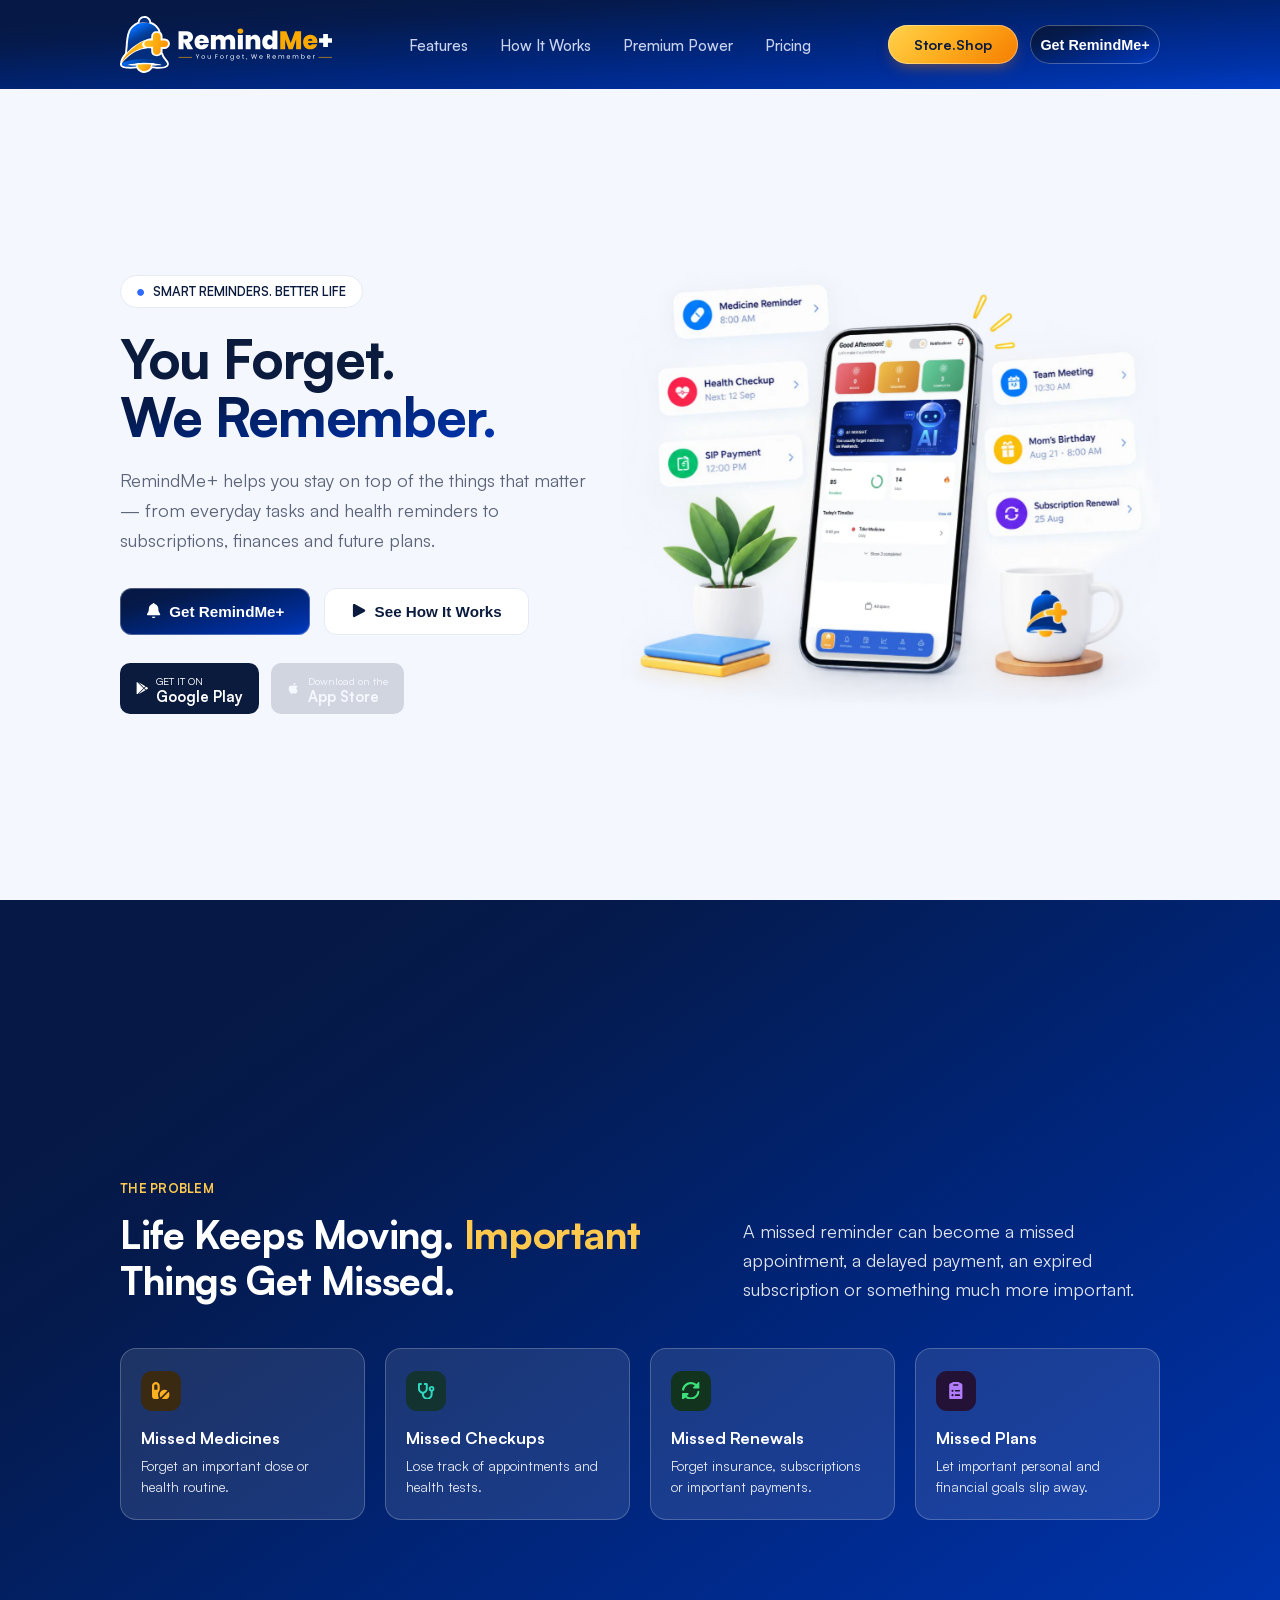
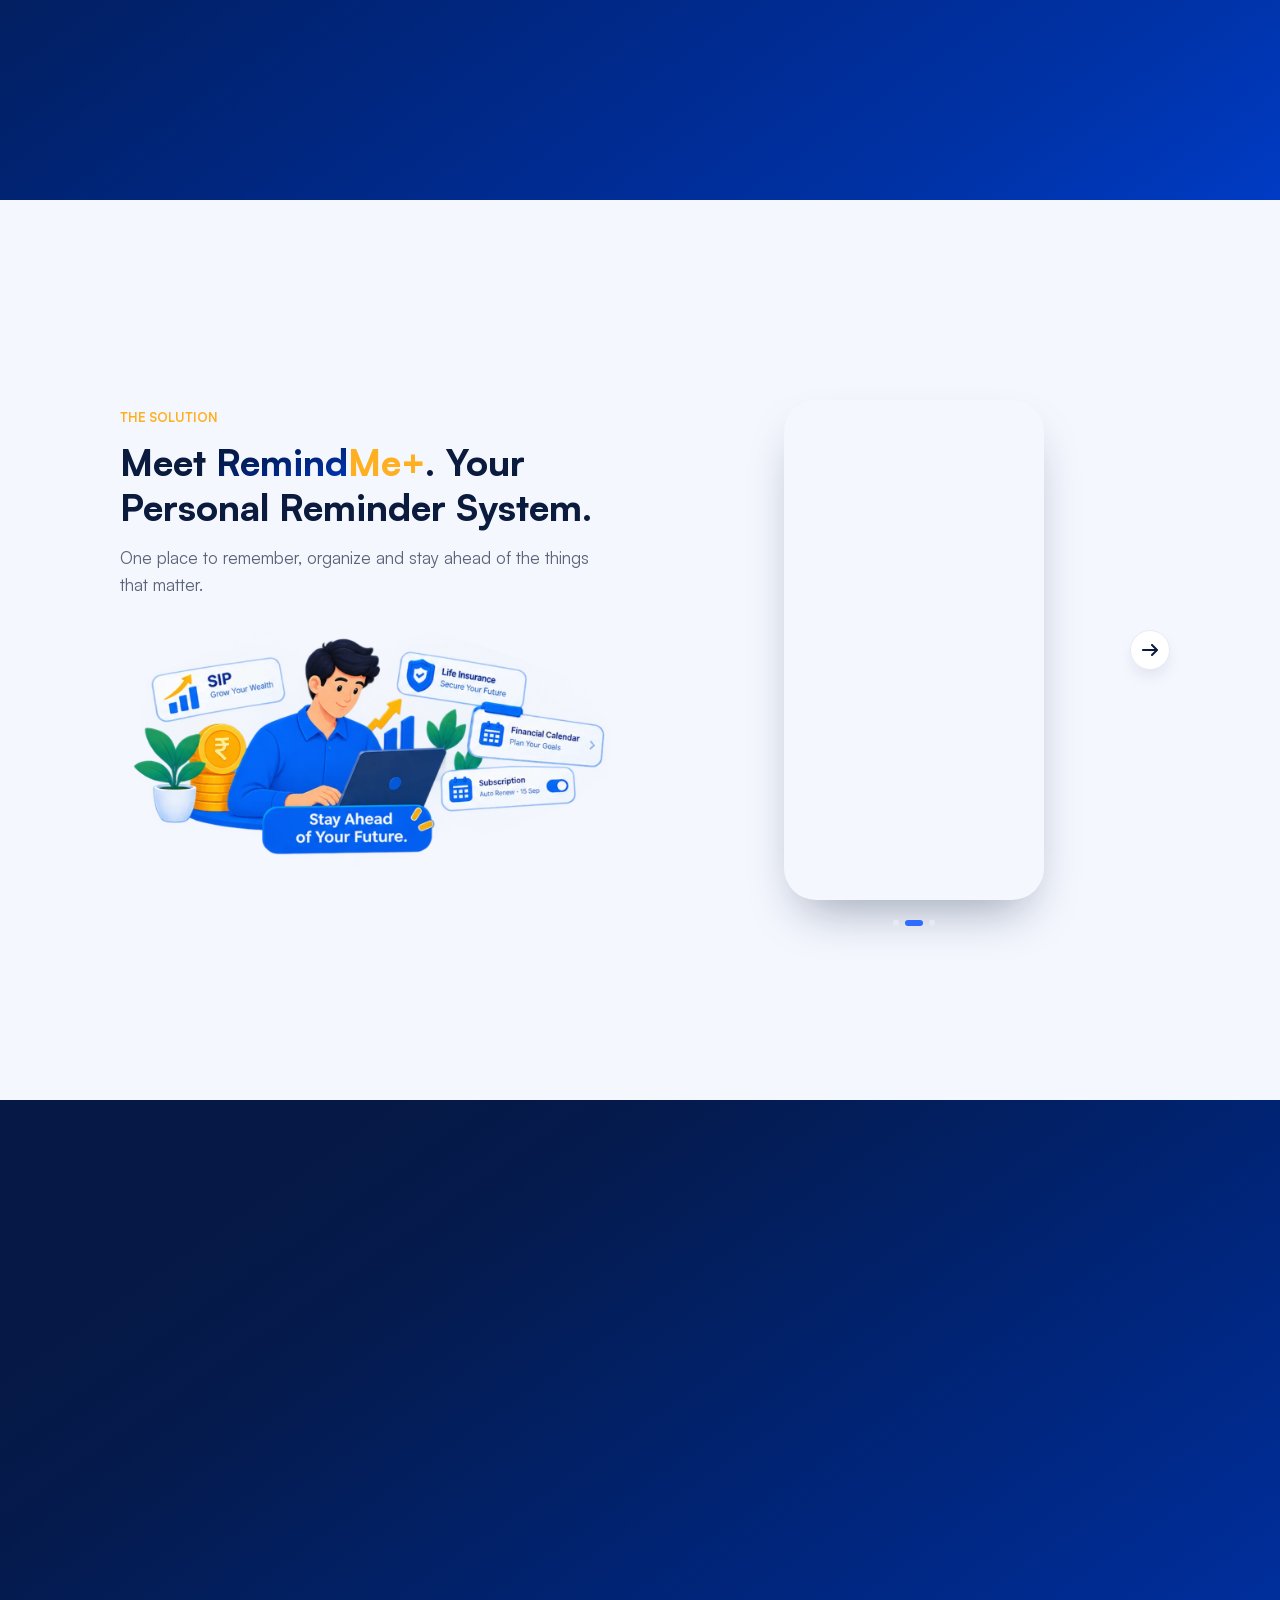
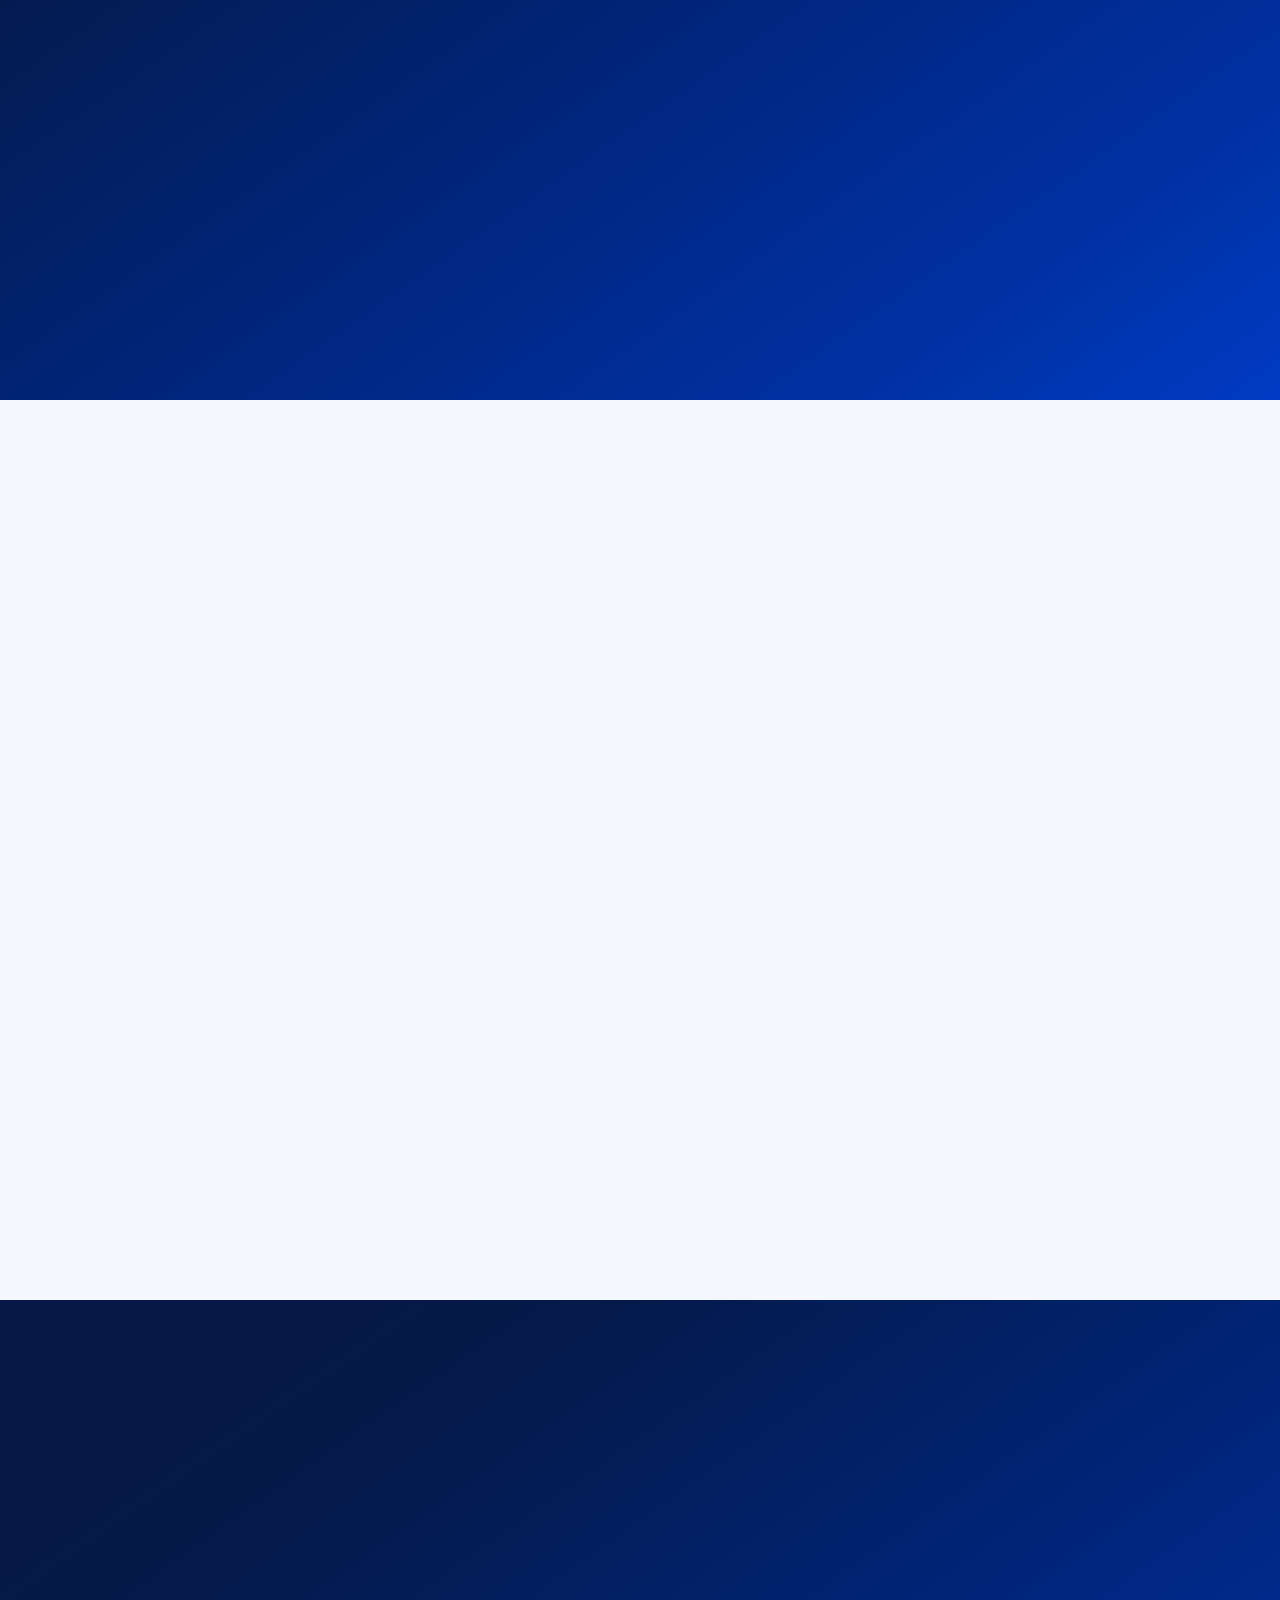
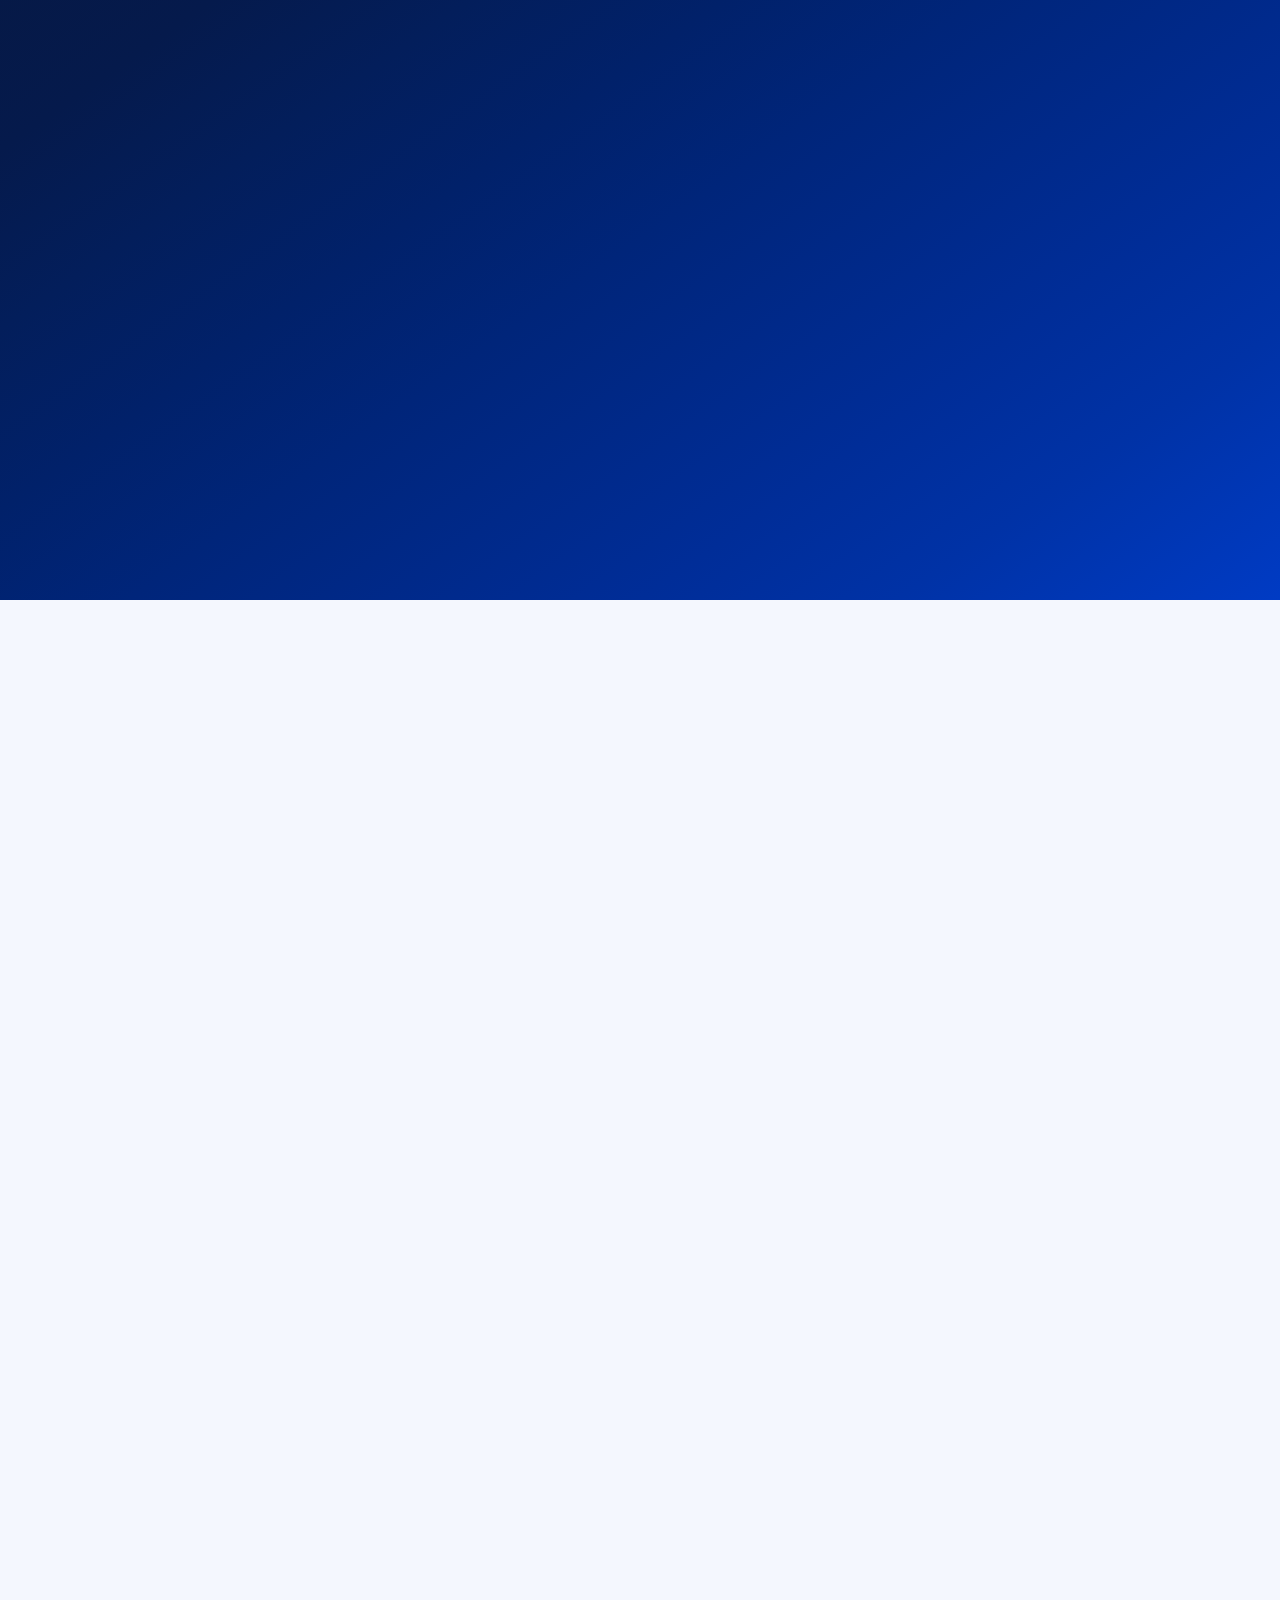
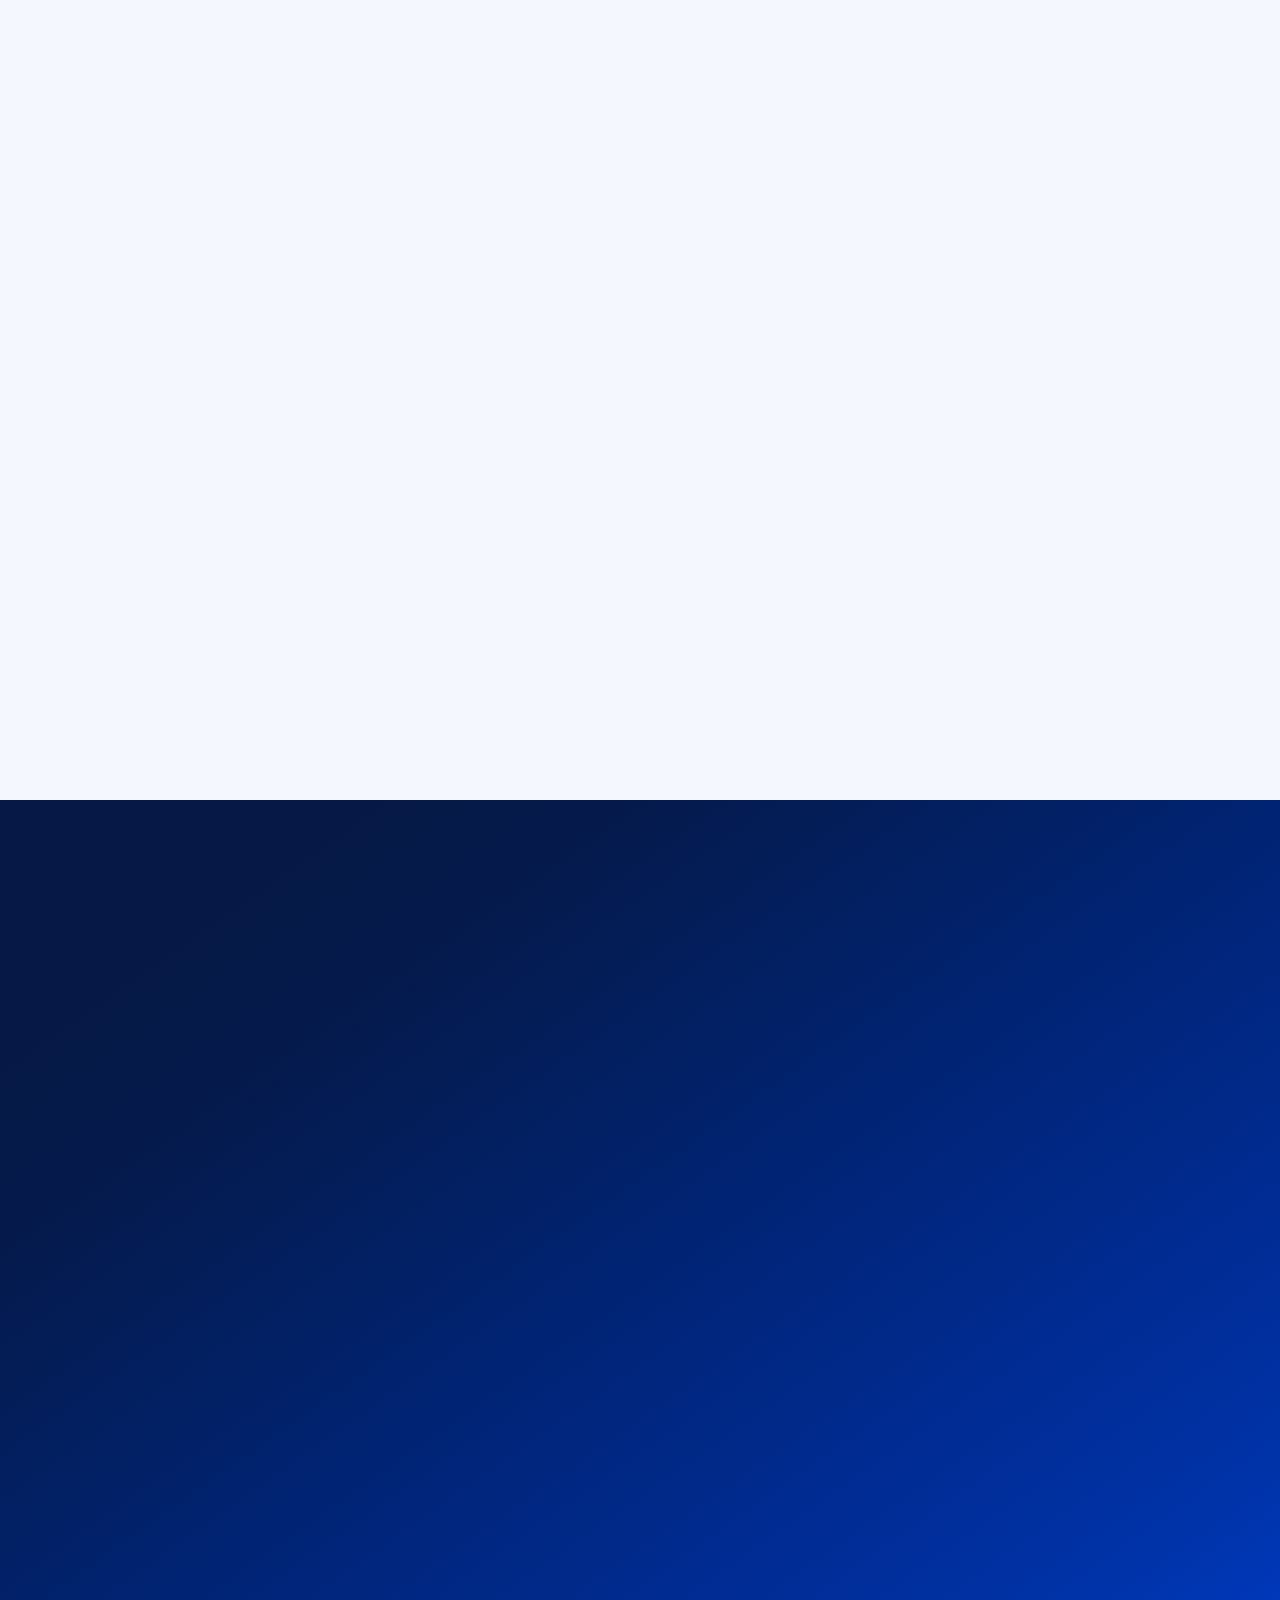
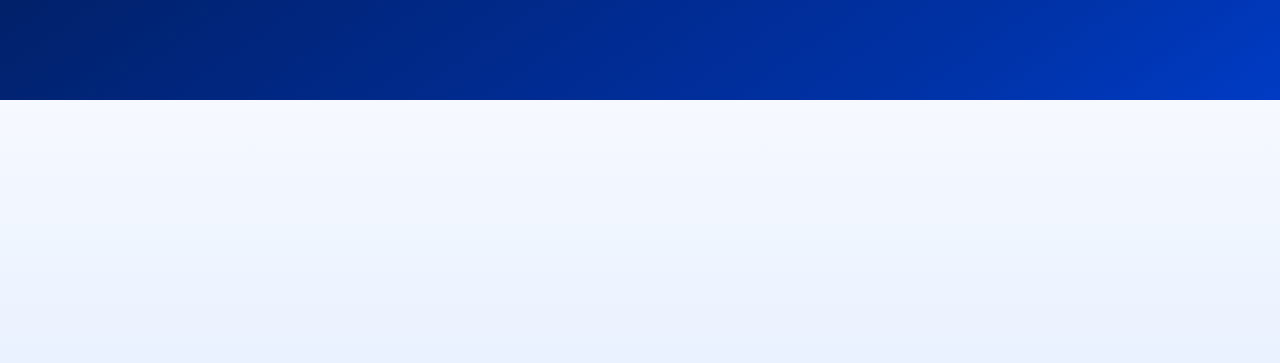
<file: index.html>
<!DOCTYPE html>
<html lang="en">
<head>
<meta charset="UTF-8">
<meta name="color-scheme" content="light only">
<meta name="viewport" content="width=device-width, initial-scale=1, viewport-fit=cover">
<title>RemindMe+ | Smart Reminders. Better Life.</title>
<link rel="preload" href="fonts/Satoshi-Variable.woff2" as="font" type="font/woff2" crossorigin>
<link rel="preload" href="images/Hero_Section.webp" as="image" type="image/webp" fetchpriority="high">
<style>
  @font-face{
    font-family:'Satoshi';
    src:url('fonts/Satoshi-Variable.woff2') format('woff2');
    font-weight:300 900; font-style:normal; font-display:swap;
  }

  :root{
    color-scheme:light;
    --navy:#0B1B3D;
    --navy-2:#102554;
    --blue:#2F6BFF;
    --blue-dark:#2557d6;
    --bg:#F4F7FE;
    --ink:#0B1B3D;
    --muted:#5B6478;
    --card:#FFFFFF;
    --line:#E6EAF5;
    padding-top:env(safe-area-inset-top,0px);
    padding-bottom:env(safe-area-inset-bottom,0px);
  }
  *{box-sizing:border-box; margin:0; padding:0;}
  html{scroll-padding-top:env(safe-area-inset-top,0px); scroll-behavior:smooth;}
  @media (prefers-reduced-motion: reduce){
    html{scroll-behavior:auto;}
  }
  body{
    font-family:'Satoshi', system-ui, -apple-system, 'Segoe UI', sans-serif;
    background:var(--bg);
    color:var(--ink);
    -webkit-font-smoothing:antialiased;
    overflow-x:hidden;
  }
  img{max-width:100%; display:block;}
  .i{width:1em; height:1em; fill:currentColor; display:inline-block; vertical-align:-.125em; flex-shrink:0;}
  a{color:inherit; text-decoration:none;}

  /* NAV */
  header{
    background:var(--navy);
    padding-top:env(safe-area-inset-top,0px);
    position:sticky; top:0; z-index:50;
    transition:transform .3s ease;
  }
  header.header-hidden{transform:translateY(-100%);}
  .nav{
    max-width:1280px; margin:0 auto;
    display:flex; align-items:center; justify-content:space-between;
    padding:16px 24px;
  }
  .logo{display:flex; align-items:center; gap:10px; font-weight:800; font-size:1.15rem; color:#fff;}
  .nav-logo{height:57px; width:auto; display:block;}
  .logo-mark{
    width:34px; height:34px; border-radius:9px;
    background:linear-gradient(145deg,var(--blue),#5C8CFF);
    display:flex; align-items:center; justify-content:center;
    font-size:1rem;
  }
  .nav-links{display:flex; gap:32px; list-style:none;}
  .nav-links a{color:#C9D2EE; font-size:.95rem; font-weight:500; transition:color .15s;}
  .nav-links a:hover, .nav-links a:focus-visible{color:#fff;}
  .nav-cta{
    background:var(--blue); color:#fff; border-radius:999px;
    font-weight:600; font-size:.9rem; border:none; cursor:pointer;
    width:197px; height:39px; display:inline-flex; align-items:center; justify-content:center; white-space:nowrap;
    transition:background .2s ease, transform .2s cubic-bezier(.4,0,.2,1), box-shadow .2s ease;
  }
  .nav-cta:hover{background:var(--blue-dark); transform:scale(1.08); box-shadow:0 8px 20px rgba(47,107,255,.45);}
  .nav-right{display:flex; align-items:center; gap:20px;}
  .burger{display:none; background:none; border:none; cursor:pointer; padding:6px;}
  .burger span{display:block; width:22px; height:2px; background:#fff; margin:5px 0; border-radius:2px;}
  .mobile-menu{display:none; flex-direction:column; gap:4px; background:var(--navy-2); padding:8px 24px 20px;}
  .mobile-menu a{color:#C9D2EE; padding:10px 0; font-weight:500; border-bottom:1px solid rgba(255,255,255,.06);}

  /* HERO */
  .hero{
    max-width:1280px; margin:0 auto;
    display:grid; grid-template-columns:1fr 1fr; gap:48px;
    align-items:center;
    padding:88px 24px 96px;
  }
  .eyebrow{
    display:inline-flex; align-items:center; gap:8px;
    background:var(--card); border:1px solid var(--line);
    padding:7px 16px; border-radius:999px;
    font-size:.8rem; font-weight:600; color:var(--black);
    margin-bottom:22px;
  }
  .eyebrow::before{content:'●'; font-size:.55rem; color:var(--blue);}
  h1{
    font-size:clamp(2.2rem, 4.2vw, 4.5rem);
    line-height:1.08;
    font-weight:800;
    letter-spacing:-0.02em;
  }
  h1 .accent{color:var(--blue);}
  .lede{
    margin-top:20px; font-size:18px; line-height:1.65;
    color:var(--muted); max-width:46ch;
  }
  .hero-ctas{display:flex; gap:14px; margin-top:32px; flex-wrap:wrap;}
  .btn-primary{
    background:var(--blue); color:#fff; padding:14px 26px; border-radius:12px;
    font-weight:600; font-size:.95rem; display:inline-flex; align-items:center; gap:8px;
    border:none; cursor:pointer; transition:background .2s ease, transform .2s cubic-bezier(.4,0,.2,1), box-shadow .2s ease;
  }
  .btn-primary:hover{background:var(--blue-dark); transform:scale(1.08); box-shadow:0 8px 20px rgba(47,107,255,.45);}
  .btn-secondary{
    background:var(--card); color:var(--ink); padding:14px 26px; border-radius:12px;
    font-weight:600; font-size:.95rem; display:inline-flex; align-items:center; gap:8px;
    border:1px solid var(--line); cursor:pointer; transition:background .2s ease, transform .2s cubic-bezier(.4,0,.2,1), box-shadow .2s ease;
  }
  .btn-secondary:hover{background:var(--bg); transform:scale(1.08); box-shadow:0 8px 20px rgba(11,27,61,.2);}
  .store-badges{display:flex; gap:12px; margin-top:28px; align-items:center;}
  .badge{
    display:flex; align-items:center; gap:8px; padding:9px 16px;
    border-radius:10px; background:var(--navy); color:#fff; font-size:.78rem;
  }
  .badge.disabled{background:var(--card); color:var(--muted); border:1px solid var(--line);}
  .badge b{display:block; font-size:.92rem; line-height:1.1;}

  /* HERO VISUAL */
.hero-visual{
  position:relative; display:flex; align-items:center; justify-content:center;
  min-height:480px;
}
.hero-visual-img{
  width:100%; max-width:640px; height:auto; display:block;
}
  .phone{
    position:relative; width:250px; height:510px;
    background:#111726; border-radius:38px; border:6px solid #111726;
    box-shadow:0 30px 60px -20px rgba(11,27,61,.35);
    z-index:5; overflow:hidden;
  }
  .phone .notch{
    position:absolute; top:0; left:50%; transform:translateX(-50%);
    width:90px; height:22px; background:#111726; border-radius:0 0 14px 14px; z-index:3;
  }
  .phone-screen{
    position:absolute; inset:0; background:linear-gradient(180deg,#EEF3FF,#F7FAFF);
    padding:34px 14px 14px; display:flex; flex-direction:column; gap:10px;
  }
  .ps-row{display:flex; justify-content:space-between; font-size:.6rem; color:var(--navy); font-weight:600; padding:0 4px;}
  .ps-card{background:#fff; border-radius:14px; padding:10px; font-size:.62rem; color:var(--muted); box-shadow:0 4px 10px rgba(20,30,60,.06);}
  .ps-ai{background:linear-gradient(135deg,var(--blue),#6A8CFF); color:#fff; border-radius:14px; padding:12px; font-size:.62rem; display:flex; gap:8px; align-items:flex-start;}
  .ps-ai .dot{width:18px; height:18px; border-radius:50%; background:rgba(255,255,255,.25); flex-shrink:0;}
  .ps-grid{display:grid; grid-template-columns:repeat(3,1fr); gap:6px;}
  .ps-tile{border-radius:10px; padding:8px 4px; text-align:center; font-size:.58rem; font-weight:700; color:#fff;}
  .ps-nav{margin-top:auto; background:var(--navy); border-radius:14px; height:34px;}

  .float-card{
    position:absolute; background:var(--card); border-radius:14px;
    padding:10px 14px; box-shadow:0 10px 24px -8px rgba(20,30,60,.18);
    display:flex; align-items:center; gap:10px; z-index:6;
    border:1px solid var(--line); min-width:150px;
  }
  .float-card .ic{
    width:34px; height:34px; border-radius:10px; flex-shrink:0;
    display:flex; align-items:center; justify-content:center; font-size:1rem;
  }
  .float-card .fc-title{font-size:.72rem; font-weight:700;}
  .float-card .fc-sub{font-size:.65rem; color:var(--muted);}

  .fc-medicine{top:6%; left:-6%;} .fc-medicine .ic{background:#DCEBFF; color:#2F6BFF;}
  .fc-health{top:24%; left:-12%;} .fc-health .ic{background:#FFE3E8; color:#FF4D6A;}
  .fc-sip{top:44%; left:-8%;} .fc-sip .ic{background:#DFF6E8; color:#22A45D;}
  .fc-meeting{top:14%; right:-10%;} .fc-meeting .ic{background:#DCEBFF; color:#2F6BFF;}
  .fc-bday{top:34%; right:-14%;} .fc-bday .ic{background:#FFF1D6; color:#E8A013;}
  .fc-sub{top:54%; right:-10%;} .fc-sub .ic{background:#EDE0FF; color:#8A4DFF;}

  .deco{position:absolute; z-index:4;}
  .deco-plant{bottom:2%; left:-2%; width:70px; height:80px;}
  .deco-books{bottom:0; left:16%; width:110px; height:36px;}
  .deco-mug{bottom:4%; right:6%; width:60px; height:60px;}

  .plant-pot{width:44px; height:36px; background:#fff; border:1px solid var(--line); border-radius:6px 6px 14px 14px; margin:0 auto;}
  .plant-leaf{width:8px; height:44px; background:#3BAA5C; border-radius:50% 50% 50% 0; position:absolute; bottom:32px;}
  .books-stack .b1{height:14px; background:#2F6BFF; border-radius:3px; margin-bottom:3px;}
  .books-stack .b2{height:14px; background:#FFB020; border-radius:3px;}
  .mug{width:52px; height:44px; background:#fff; border:1px solid var(--line); border-radius:0 0 20px 20px; position:relative;}
  .mug::after{content:''; position:absolute; right:-14px; top:8px; width:16px; height:20px; border:5px solid #fff; border-left:none; border-radius:0 12px 12px 0;}

  /* PROBLEM SECTION */
  .problem{background:var(--navy); color:#fff; padding:80px 24px;}
  .problem-inner{max-width:1280px; margin:0 auto;}
  .problem-top{display:grid; grid-template-columns:1.4fr 1fr; gap:40px; align-items:end; margin-bottom:44px;}
  .problem-eyebrow{color:#FFB020; font-size:.8rem; font-weight:700; letter-spacing:.02em; margin-bottom:14px; display:block;}
  .problem-title{font-size:clamp(1.7rem,3vw,2.4rem); font-weight:800; line-height:1.2; letter-spacing:-0.01em;}
  .problem-title .hl{color:#FFB020;}
  .problem-desc{color:#AEB8DA; font-size:18px; line-height:1.6; max-width:1fr;}
  .problem-grid{display:grid; grid-template-columns:repeat(4,1fr); gap:20px;}
  .problem-card{
    background:rgba(255,255,255,.04); border:1px solid rgba(255,255,255,.08);
    border-radius:16px; padding:22px 20px; transition:transform .15s, background .15s;
  }
  .problem-card:hover{background:rgba(255,255,255,.07); transform:translateY(-3px);}
  .problem-ic{width:40px; height:40px; border-radius:11px; display:flex; align-items:center; justify-content:center; font-size:1.1rem; margin-bottom:16px;}
  .problem-card h3{font-size:1.02rem; font-weight:700; margin-bottom:6px;}
  .problem-card p{font-size:.85rem; color:#AEB8DA; line-height:1.55;}

  @media (max-width: 980px){
    .problem-top{grid-template-columns:1fr; text-align:center;}
    .problem-desc{margin:0 auto;}
    .problem-grid{grid-template-columns:1fr 1fr;}
  }
  @media (max-width: 560px){
    .problem-grid{grid-template-columns:1fr;}
  }

  @media (max-width: 980px){
    .nav-links{display:none;}
    .burger{display:block;}
    .mobile-menu.open{display:flex;}
    .hero{grid-template-columns:1fr; padding-top:56px; text-align:center;}
    .lede{margin-left:auto; margin-right:auto;}
    .hero-ctas, .store-badges{justify-content:center;}
    .hero-visual{margin-top:40px; min-height:420px;}
    .float-card{display:none;}
    .deco{display:none;}
  }
  @media (max-width: 480px){
    .nav-cta{display:none;}
    .phone{width:210px; height:430px;}
  }

  /* SOLUTION SECTION */
  .solution{padding:80px 24px; background:var(--bg);}
  .solution-inner{max-width:1280px; margin:0 auto; display:grid; grid-template-columns:1fr 1fr; gap:56px; align-items:center;}
  .solution-eyebrow{color:#FFB020; font-size:.8rem; font-weight:700; margin-bottom:14px; display:block;}
  .solution-title{font-size:clamp(1.7rem,3vw,2.3rem); font-weight:800; line-height:1.22; margin-bottom:14px;}
  .solution-title .blue{color:var(--blue);}
  .solution-desc{color:var(--muted); font-size:17px; line-height:1.6; max-width:1fr; margin-bottom:32px;}

  .illustration{
  position:relative; border-radius:22px; overflow:hidden; min-height:260px;
}
.illustration-img{width:100%; height:auto; display:block; border-radius:22px;}

.phone-carousel{position:relative; display:flex; align-items:center; justify-content:center; min-height:420px;}
.carousel-frame{
  position:relative; width:260px; height: 500px; border-radius:32px; overflow:hidden;
  box-shadow:0 24px 50px -18px rgba(11,27,61,.4);
}
.carousel-slide{
  position:absolute; inset:0; width:100%; height:100%; object-fit:cover;
  opacity:0; transition:opacity .3s ease;
}
.carousel-slide.active{opacity:1;}
.cp-dots{position:absolute; bottom:-26px; left:50%; transform:translateX(-50%); display:flex; gap:6px;}
.cp-dots span{cursor:pointer; transition:all .3s ease; width:6px; height:6px; border-radius:50%; background:var(--line);}
.cp-dots span.active{background:var(--blue); width:18px; border-radius:4px;}
.cp-next{
  position:absolute; right:-10px; top:50%; transform:translateY(-50%);
  width:40px; height:40px; border-radius:50%; background:#fff; border:1px solid var(--line);
  display:flex; align-items:center; justify-content:center; cursor:pointer;
  box-shadow:0 8px 18px -6px rgba(20,30,60,.15); z-index:5;
}

  @media (max-width: 980px){
    .solution-inner{grid-template-columns:1fr; text-align:center;}
    .solution-desc{margin:0 auto 32px;}
    .phone-carousel{margin-top:20px;}
    .carousel-phone.dim{display:none;}
  }
  @media (max-width: 480px){
    .carousel-phone{width:190px; height:340px; padding:18px 12px;}
  }

  /* STAY AHEAD SECTION */
  .stayahead{background:var(--navy); padding:80px 24px; text-align:center;}
  .stayahead-eyebrow{color:#FFB020; font-size:.8rem; font-weight:700; display:block; margin-bottom:14px;}
  .stayahead h2{color:#fff; font-size:clamp(1.7rem,3vw,2.3rem); font-weight:800; margin-bottom:12px;}
  .stayahead-sub{color:#AEB8DA; font-size:1rem; margin-bottom:48px;}
  .compare{max-width:1000px; margin:0 auto; display:flex; align-items:center; gap:24px;}
  .compare-panel{
    flex:1; background:rgba(255,255,255,.04); border:1px solid rgba(255,255,255,.08);
    border-radius:18px; padding:26px 22px;
  }
  .compare-panel.with{border-color:var(--blue); background:rgba(47,107,255,.08);}
  .compare-label{font-size:.72rem; font-weight:700; letter-spacing:.03em; color:#8A93B5; text-align:left; margin-bottom:20px;}
  .compare-panel.with .compare-label{color:#8FB4FF;}
  .compare-grid{display:grid; grid-template-columns:repeat(4,1fr); gap:12px;}
  .compare-item{display:flex; flex-direction:column; align-items:center; gap:8px;}
  .compare-ic{width:38px; height:38px; border-radius:10px; display:flex; align-items:center; justify-content:center; font-size:1rem; background:rgba(255,255,255,.06); color:#AEB8DA;}
  .compare-panel.with .compare-ic{background:rgba(47,107,255,.18); color:#8FB4FF;}
  .compare-item span{font-size:.72rem; color:#C9D2EE; font-weight:600;}
  .compare-arrow{
    width:46px; height:46px; border-radius:50%; background:#FFB020; color:var(--navy);
    display:flex; align-items:center; justify-content:center; font-size:1.2rem; font-weight:700;
    flex-shrink:0;
  }

  @media (max-width: 760px){
    .compare{flex-direction:column;}
    .compare-arrow{transform:rotate(90deg);}
    .compare-grid{grid-template-columns:repeat(4,1fr);}
  }
  @media (max-width: 480px){
    .compare-grid{grid-template-columns:repeat(2,1fr); row-gap:18px;}
  }

  /* HOW IT WORKS SECTION */
  .howitworks{padding:80px 24px; background:var(--bg);}
  .hiw-inner{max-width:1280px; margin:0 auto; display:grid; grid-template-columns:1fr 1fr; gap:56px; align-items:center;}
.hiw-visual{
  position:relative; border-radius:22px; overflow:visible; min-height:280px;
  display:flex; align-items:center; justify-content:center;
}
.hiw-visual-img{width:118.0%; max-width:none; flex:none; height:auto; display:block;}

  .hiw-eyebrow{color:#FFB020; font-size:.8rem; font-weight:700; display:block; margin-bottom:14px;}
  .hiw-title{font-size:clamp(1.7rem,3vw,2.3rem); font-weight:800; margin-bottom:30px;}
  .hiw-steps{display:flex; flex-direction:column; gap:14px;}
  .hiw-step{
    background:var(--card); border:1px solid var(--line); border-radius:14px;
    padding:18px 20px; display:flex; align-items:flex-start; gap:16px;
  }
  .hiw-num{
    width:32px; height:32px; border-radius:9px; background:#DCEBFF; color:var(--blue);
    display:flex; align-items:center; justify-content:center; font-weight:800; font-size:.85rem; flex-shrink:0;
  }
  .hiw-step h3{font-size:.98rem; font-weight:700; margin-bottom:4px;}
  .hiw-step p{font-size:.85rem; color:var(--muted); line-height:1.5;}
  .hiw-ic{margin-left:auto; font-size:1.1rem; color:var(--blue); flex-shrink:0; padding-top:2px;}

  @media (max-width: 980px){
    .hiw-inner{grid-template-columns:1fr;}
    .hiw-title{text-align:center;}
  }

  /* EXPERIENCE SECTION */
  .experience{background:var(--navy); padding:80px 24px; text-align:center;}
  .exp-eyebrow{color:#FFB020; font-size:.8rem; font-weight:700; display:block; margin-bottom:14px;}
  .experience h2{color:#fff; font-size:clamp(1.7rem,3vw,2.3rem); font-weight:800; margin-bottom:10px;}
  .exp-sub{color:#AEB8DA; font-size:.98rem; max-width:60ch; margin:0 auto 50px;}
  .exp-phones{display:flex; justify-content:center; align-items:center; gap:28px; flex-wrap:wrap;}

  .exp-splash{
    width:230px; height:470px; border-radius:34px; border:6px solid #06122B;
    background:linear-gradient(180deg,#12224D,#0A1730);
    display:flex; flex-direction:column; align-items:center; justify-content:center; gap:10px;
    position:relative;
  }
  .exp-splash .bell{font-size:2.6rem;}
  .exp-splash .brand{color:#fff; font-weight:800; font-size:1.3rem;}
  .exp-splash .brand .plus{color:#FFB020;}
  .exp-splash .tag{color:#8FA0D0; font-size:.72rem;}
  .exp-splash .loading{position:absolute; bottom:24px; color:#5C6EA0; font-size:.62rem; letter-spacing:.05em;}

  .exp-app{
    width:230px; height:470px; border-radius:34px; border:6px solid #0E1729;
    background:linear-gradient(180deg,#EEF3FF,#F7FAFF); text-align:left;
    padding:22px 14px; display:flex; flex-direction:column; gap:10px; color:var(--navy);
  }
  .exp-app .top{display:flex; justify-content:space-between; font-size:.68rem; font-weight:700;}
  .exp-app .badges{display:flex; gap:6px;}
  .exp-app .badges div{flex:1; height:26px; border-radius:8px; color:#fff; font-size:.62rem; display:flex; align-items:center; justify-content:center; font-weight:700;}
  .exp-app .ai{background:linear-gradient(135deg,var(--blue),#6A8CFF); color:#fff; border-radius:12px; padding:10px; font-size:.6rem; display:flex; gap:8px;}
  .exp-app .stats{display:flex; justify-content:space-between; font-size:.62rem; color:var(--muted); background:#fff; border-radius:12px; padding:10px; box-shadow:0 4px 10px rgba(20,30,60,.06);}
  .exp-app .timeline{background:#fff; border-radius:12px; padding:10px; font-size:.62rem; box-shadow:0 4px 10px rgba(20,30,60,.06);}
  .exp-app .timeline b{display:block; font-size:.68rem; margin-bottom:4px;}
  .exp-app .navbar{margin-top:auto; background:var(--navy); border-radius:12px; height:32px;}

  @media (max-width: 560px){
    .exp-splash, .exp-app{width:190px; height:390px;}
  }

  /* PREMIUM SECTION */
  .premium{padding:80px 24px; background:var(--bg); text-align:center;}
  .premium-eyebrow{color:#FFB020; font-size:.8rem; font-weight:700; display:block; margin-bottom:14px;}
  .premium h2{font-size:clamp(1.6rem,3vw,2.2rem); font-weight:800; margin-bottom:10px;}
  .premium h2 .blue{color:var(--blue);}
  .premium-sub{color:var(--muted); font-size:.98rem; margin-bottom:48px;}

  .premium-panel{
  max-width:1100px; margin:0 auto; border-radius:22px; overflow:hidden;
}
.premium-panel-img{width:100%; height:auto; display:block;}

  @media (max-width: 900px){
    .premium-panel{grid-template-columns:1fr; text-align:center;}
    .pp-col-title{justify-content:center;}
    .pp-item{justify-content:flex-start;}
  }

  /* PRICING SECTION */
  .pricing{padding:80px 24px; background:var(--bg); text-align:center;}
  .pricing-eyebrow{color:#FFB020; font-size:.8rem; font-weight:700; display:block; margin-bottom:14px;}
  .pricing h2{font-size:clamp(1.6rem,3vw,2.2rem); font-weight:800; margin-bottom:10px;}
  .pricing-sub{color:var(--muted); font-size:.98rem; margin-bottom:48px;}
  .pricing-grid{max-width:1000px; margin:0 auto; display:grid; grid-template-columns:repeat(3,1fr); gap:22px; align-items:start;}
  .plan{
    background:var(--card); border:1px solid var(--line); border-radius:18px;
    padding:26px 22px 28px; text-align:left; position:relative;
  }
  .plan.popular{background:var(--navy); color:#fff; transform:translateY(-14px); box-shadow:0 24px 50px -20px rgba(11,27,61,.4);}
  .plan-badge{position:absolute; top:-13px; left:22px; background:#FFB020; color:var(--navy); font-size:.65rem; font-weight:800; padding:4px 12px; border-radius:999px;}
  .plan-tier{font-size:.72rem; font-weight:700; color:var(--blue); margin-bottom:10px;}
  .plan.popular .plan-tier{color:#FFB020;}
  .plan-price{font-size:1.9rem; font-weight:800; margin-bottom:4px;}
  .plan-price span{font-size:.8rem; font-weight:500; color:var(--muted);}
  .plan.popular .plan-price span{color:#AEB8DA;}
  .plan-old{font-size:1rem; font-weight:500; color:var(--muted); text-decoration:line-through; margin-right:6px;}
  .plan-tax{font-size:.7rem; font-weight:500; color:var(--muted); margin-bottom:10px;}
  .plan.popular .plan-tax{color:#AEB8DA;}
  .plan-save{display:inline-block; font-size:.72rem; font-weight:700; color:#0A7A3D; background:rgba(10,122,61,.1); padding:3px 10px; border-radius:999px; margin-bottom:10px;}
  .plan-desc{font-size:.8rem; color:var(--muted); margin-bottom:18px; min-height:34px;}
  .plan.popular .plan-desc{color:#C9D2EE;}
  .plan-features{list-style:none; margin-bottom:22px;}
  .plan-features li{display:flex; align-items:flex-start; gap:8px; font-size:.8rem; padding:5px 0; color:var(--ink);}
  .plan.popular .plan-features li{color:#E7EBFA;}
  .plan-features li::before{content:'✓'; color:var(--blue); font-weight:700;}
  .plan.popular .plan-features li::before{color:#FFB020;}
  .plan-btn{display:block; width:100%; text-align:center; padding:12px; border-radius:10px; font-weight:700; font-size:.85rem; border:1px solid var(--blue); color:var(--blue); background:transparent; cursor:pointer; transition:background .2s ease, transform .2s cubic-bezier(.4,0,.2,1), box-shadow .2s ease;}
  .plan-btn:hover{transform:scale(1.08); box-shadow:0 8px 20px rgba(47,107,255,.35);}
  .plan.popular .plan-btn{background:#FFB020; border-color:#FFB020; color:var(--navy);}
  .plan.popular .plan-btn:hover{box-shadow:0 8px 20px rgba(255,176,32,.45);}

  @media (max-width: 900px){
    .pricing-grid{grid-template-columns:1fr; max-width:400px;}
    .plan.popular{transform:none; order:-1;}
  }
  .solution-title .orange{color:#FFB020;}

  /* FINAL CTA SECTION */
  .final-cta{background:var(--navy); padding:80px 24px;}
  .fc-inner{max-width:1200px; margin:0 auto; display:grid; grid-template-columns:1fr 1.1fr; gap:48px; align-items:center;}
  .fc-illustration{
  position:relative; border-radius:22px; overflow:hidden; min-height:220px;
}
.fc-illustration-img{width:100%; height:auto; display:block; border-radius:22px;}

 .fc-brand{margin-bottom:24px;}
.fc-logo{height:81px; width:auto; display:block;}
  .final-cta h2{color:#fff; font-size:clamp(1.7rem,3vw,2.4rem); font-weight:800; line-height:1.2; margin-bottom:14px;}
  .final-cta h2 .blue{color:#6FA0FF;}
  .fc-sub{color:#AEB8DA; font-size:.98rem; margin-bottom:28px;}
  .fc-buttons{display:flex; gap:14px; margin-bottom:26px; flex-wrap:wrap;}
  .fc-store{display:flex; gap:12px;}
  .fc-store .badge{background:#0A1730; border:1px solid rgba(255,255,255,.1);}

  @media (max-width: 900px){
    .fc-inner{grid-template-columns:1fr; text-align:center;}
    .fc-buttons, .fc-store{justify-content:center;}
    .fc-brand{justify-content:center;}
    .fc-illustration{margin-top:20px;}
  }

  /* FOOTER */
  footer{background:var(--bg); padding:56px 24px 0;}
  .footer-inner{max-width:1200px; margin:0 auto;}
  .footer-top{display:grid; grid-template-columns:1.2fr 1fr 1.4fr auto; gap:32px; align-items:start; padding-bottom:36px;}
  .footer-brand{display:flex; align-items:center; gap:10px;}
  .footer-logo{width:230px; max-width:100%; height:auto; display:block;}
  .footer-brand .mark{width:32px; height:32px; border-radius:9px; background:linear-gradient(145deg,var(--blue),#5C8CFF); display:flex; align-items:center; justify-content:center; font-size:.9rem;}
  .footer-brand b{font-weight:800; font-size:1.1rem;}
  .footer-brand .plus{color:#FFB020;}
  .footer-tag{font-size:.72rem; color:var(--muted); margin-top:4px; margin-left:42px;}
  .footer-nav{display:flex; flex-direction:column; gap:12px; font-size:.85rem;}
  .footer-nav a{color:var(--ink);}
  .footer-nav a.link{color:var(--blue);}
  .footer-contact{display:flex; flex-direction:column; gap:14px; font-size:.8rem; color:var(--muted);}
  .footer-contact b{display:block; color:var(--ink); font-weight:700; font-size:.78rem; margin-bottom:2px;}
  .footer-social{display:flex; gap:10px;}
  .footer-social a{width:34px; height:34px; border-radius:50%; background:var(--navy); color:#fff; display:flex; align-items:center; justify-content:center; font-size:.85rem;}
  .footer-line{border-top:1px solid var(--line); padding:20px 0; font-size:.75rem; color:var(--muted); text-align:right;}

  @media (max-width: 900px){
    .footer-top{grid-template-columns:1fr 1fr; row-gap:28px;}
    .footer-tag{margin-left:0; margin-top:8px;}
    .footer-social{grid-column:1 / -1;}
    .footer-line{text-align:center;}
  }
  @media (max-width: 560px){
    .footer-top{grid-template-columns:1fr; text-align:center;}
    .footer-brand{justify-content:center;}
    .footer-tag{margin-left:0;}
    .footer-social{justify-content:center;}
  }
  /* DESKTOP SIDE PADDING — fixed 120px left/right on larger screens */
  @media (min-width: 1200px){
    .nav,
    .mobile-menu,
    .hero,
    .problem,
    .solution,
    .stayahead,
    .howitworks,
    .experience,
    .premium,
    .pricing,
    .final-cta,
    footer{
      padding-left:120px;
      padding-right:120px;
    }
    .hero,
    .problem,
    .solution,
    .stayahead,
    .howitworks,
    .experience,
    .premium,
    .pricing,
    .final-cta{
      padding-top:80px;
      padding-bottom:80px;
    }
    /* Remove fixed-width caps so content always fills the space between
       the fixed 120px side paddings, on every desktop screen size */
    .nav,
    .hero,
    .problem-inner,
    .solution-inner,
    .hiw-inner,
    .compare,
    .premium-panel,
    .pricing-grid,
    .fc-inner,
    .footer-inner{
      max-width:none;
    }
  }

  /* PERFORMANCE: skip layout/paint of offscreen sections */
  .solution,.stayahead,.howitworks,.experience,.premium,.pricing,.final-cta,footer{content-visibility:auto; contain-intrinsic-size:auto 700px;}
  .hero-visual-img,.carousel-slide,.problem-card,.hiw-step,.compare-panel,.wipe-lr{will-change:auto;}

  /* ANIMATIONS */
  .hero{overflow-x:clip;}
  .hero-visual-img{animation:heroSlideIn .5s ease-out both;}
  @keyframes heroSlideIn{
    from{opacity:0; transform:translateX(30px);}
    to{opacity:1; transform:translateX(0);}
  }
  .problem-card.reveal{opacity:0;}
  .problem-card.reveal.in{
    opacity:1;
    animation:revealUp .45s ease-out backwards;
    animation-delay:var(--d,0s);
  }
  @keyframes revealUp{
    from{opacity:0; transform:translateY(20px);}
    to{opacity:1; transform:translateY(0) scale(1);}
  }
  @media (prefers-reduced-motion: reduce){
    .hero-visual-img,.problem-card.reveal.in{animation:none;}
    .problem-card.reveal{opacity:1;}
  }

  /* STAY AHEAD — panels slide in from opposite sides */
  .stayahead{overflow-x:clip;}
  .compare-panel.slide-l,.compare-panel.slide-r,.compare-arrow.slide-fade{opacity:0;}
  .compare.in .compare-panel.slide-l{animation:slideFromLeft .55s ease-out both;}
  .compare.in .compare-panel.slide-r{animation:slideFromRight .55s ease-out both;}
  .compare.in .compare-arrow.slide-fade{animation:fadeIn .35s ease .3s both;}
  @keyframes slideFromLeft{from{opacity:0; transform:translateX(-40px);} to{opacity:1; transform:translateX(0);}}
  @keyframes slideFromRight{from{opacity:0; transform:translateX(40px);} to{opacity:1; transform:translateX(0);}}
  @keyframes fadeIn{from{opacity:0;} to{opacity:1;}}
  @media (prefers-reduced-motion: reduce){
    .compare-panel.slide-l,.compare-panel.slide-r,.compare-arrow.slide-fade{opacity:1;}
    .compare.in .compare-panel,.compare.in .compare-arrow{animation:none;}
  }

  /* HOW IT WORKS — steps reveal one by one */
  .hiw-step.reveal{opacity:0;}
  .hiw-step.reveal.in{
    opacity:1;
    animation:stepReveal .45s ease-out backwards;
    animation-delay:var(--d,0s);
  }
  @keyframes stepReveal{
    from{opacity:0; transform:translateX(24px);}
    to{opacity:1; transform:translateX(0) scale(1);}
  }
  @media (prefers-reduced-motion: reduce){
    .hiw-step.reveal{opacity:1;}
    .hiw-step.reveal.in{animation:none;}
  }
  /* BRAND BLUE — replaces the dark navy section backgrounds with the
     light blue from the logo icon (#0068F2) */
  /* gradient sampled from Dashboard_BG.png */
  :root{
    --brand-blue:#0032a6;
    --brand-grad:linear-gradient(to bottom right,#061946 0%,#061946 15%,#051a4c 25%,#031e5b 35%,#01216a 45%,#00257a 55%,#002989 65%,#002d98 75%,#0032a6 85%,#003bc4 100%);
  }
  header,
  .problem,
  .stayahead,
  .experience,
  .final-cta,
  .plan.popular{background:var(--brand-blue) var(--brand-grad);}
  .mobile-menu{background:#031e5b;}
  .plan.popular{box-shadow:0 24px 50px -20px rgba(0,50,166,.55);}

  /* blue buttons use the same gradient (thin light edge keeps them visible on dark sections) */
  .nav-cta,
  .btn-primary{
    background:var(--brand-blue) var(--brand-grad);
    box-shadow:inset 0 0 0 1px rgba(255,255,255,.28);
    transition:filter .2s ease, transform .2s cubic-bezier(.4,0,.2,1), box-shadow .2s ease;
  }
  .nav-cta:hover,
  .btn-primary:hover{
    background:var(--brand-blue) var(--brand-grad);
    filter:brightness(1.3);
    box-shadow:inset 0 0 0 1px rgba(255,255,255,.45), 0 8px 20px rgba(0,50,166,.5);
  }

  /* blue text on light backgrounds uses the same gradient */
  h1 .accent,
  .solution-title .blue,
  .premium h2 .blue,
  .plan:not(.popular) .plan-tier,
  .plan:not(.popular) .plan-btn{
    background:var(--brand-grad);
    -webkit-background-clip:text; background-clip:text;
    -webkit-text-fill-color:transparent; color:transparent;
    -webkit-box-decoration-break:clone; box-decoration-break:clone;
  }
  .plan:not(.popular) .plan-btn{border-color:#0032a6;}
  /* small icons / tiles / links can't hold a gradient fill: use the mid-tone of it */
  .hiw-num,.hiw-ic,.footer-nav a.link,
  .plan:not(.popular) .plan-features li::before{color:#002d98;}

  /* text on the blue backgrounds */
  .problem-eyebrow,.stayahead-eyebrow,.exp-eyebrow,.problem-title .hl{color:#FFC94D;}
  .problem-desc,.problem-card p,.stayahead-sub,.exp-sub,.fc-sub,
  .plan.popular .plan-price span,.plan.popular .plan-tax,.plan.popular .plan-desc{color:rgba(255,255,255,.88);}
  .plan.popular .plan-features li{color:#fff;}
  .final-cta h2 .blue{color:#FFC94D;}

  /* cards/panels on the blue backgrounds */
  .problem-card{background:rgba(255,255,255,.10); border-color:rgba(255,255,255,.22);}
  .problem-card:hover{background:rgba(255,255,255,.16);}
  .compare-panel{background:rgba(255,255,255,.10); border-color:rgba(255,255,255,.22);}
  .compare-panel.with{background:rgba(255,255,255,.20); border-color:#fff;}
  .compare-label,.compare-panel.with .compare-label{color:rgba(255,255,255,.8);}
  .compare-ic,.compare-panel.with .compare-ic{background:rgba(255,255,255,.22); color:#fff;}
  .compare-item span{color:#fff;}
  /* SOLUTION — left image reveals left to right on scroll */
  .wipe-lr{opacity:0;}
  .wipe-lr.in{animation:wipeLR .6s ease-out both;}
  @keyframes wipeLR{
    from{opacity:0; transform:translateX(-30px);}
    to{opacity:1; transform:translateX(0);}
  }
  @media (prefers-reduced-motion: reduce){
    .wipe-lr{opacity:1;}
    .wipe-lr.in{animation:none;}
  }
  /* PRICING — all three cards the same size */
  .pricing-grid{align-items:stretch;}
  .plan{display:flex; flex-direction:column; height:100%;}
  .plan.popular{transform:none;}
  .plan-features{flex:1;}
  /* FOOTER — layout matched to the design screenshot */
  footer{background:linear-gradient(180deg,#F6F9FF 0%,#EAF2FF 100%); padding-top:40px;}
  .footer-logo{width: 230px;}
  .footer-nav{gap:14px; font-size:.8rem;}
  .footer-contact{gap:12px; font-size:.8rem; color:var(--navy); line-height:1.45;}
  .footer-contact b{font-weight:400; font-size:.8rem; color:var(--navy); margin-bottom:0;}
  .footer-social a{width:28px; height:28px; font-size:.75rem;}
  .footer-line{border-top:1px solid #C5CFE3; padding:12px 0 14px; color:var(--navy); text-align:right;}
  @media (min-width: 901px){
    .footer-top{grid-template-columns:33fr 22fr 45fr auto; gap:0; align-items:start; padding-bottom:28px;}
    .footer-social{flex-direction:column; justify-content:space-between; align-self:stretch; gap:0; padding:6px 0;}
  }

  /* FOOTER credit line */
  .footer-line{display:flex; justify-content:space-between; align-items:center; gap:8px 24px; flex-wrap:wrap; text-align:left;}
  .footer-credit{display:inline-flex; align-items:center; gap:6px; flex-wrap:wrap;}
  .footer-credit b{font-weight:800; letter-spacing:.02em;}
  .footer-credit .sep{font-style:normal; opacity:.6;}
  .in-flag{display:inline-block; vertical-align:middle; flex-shrink:0; border-radius:2px;}
  @media (max-width: 900px){
    .footer-line{justify-content:center; text-align:center;}
  }

  /* STAY AHEAD: dull "without" panel, highlighted "with" panel */
  .compare-panel.without{
    background:rgba(255,255,255,.04); border-color:rgba(255,255,255,.10);
  }
  .compare-panel.without .compare-label{color:rgba(255,255,255,.45);}
  .compare-panel.without .compare-ic{background:rgba(255,255,255,.08); color:rgba(255,255,255,.4);}
  .compare-panel.without .compare-item span{color:rgba(255,255,255,.45);}
  .compare-panel.with{
    background:rgba(255,255,255,.24); border:2px solid #fff;
    box-shadow:0 0 0 4px rgba(255,255,255,.14), 0 24px 50px -14px rgba(0,0,0,.45), 0 0 44px rgba(111,160,255,.45);
  }
  .compare-panel.with .compare-label{color:#fff; font-weight:800;}
  .compare-panel.with .compare-ic{background:#fff; color:#0032a6; box-shadow:0 6px 14px -4px rgba(0,0,0,.35);}
  .compare-panel.with .compare-item span{color:#fff; font-weight:700;}

  /* app download buttons: not available yet, so shown faded */
  .app-soon{opacity:.15; cursor:default;}
  .app-soon:hover{transform:none !important; filter:none !important; box-shadow:inset 0 0 0 1px rgba(255,255,255,.28) !important;}
  .badge.app-soon:hover{box-shadow:none !important;}

  /* ===== HOW IT WORKS — blue gradient step cards + motion ===== */
  .hiw-steps{position:relative; gap:22px;}
  /* flowing connector running behind the number badges */
  .hiw-steps::before{
    content:""; position:absolute; left:35px; top:40px; bottom:40px; width:2px; border-radius:2px; z-index:0;
    background:
      linear-gradient(180deg,transparent 0,#7FB0FF 50%,transparent 100%) 0 0/100% 70px repeat-y,
      rgba(47,107,255,.22);
    animation:hiwFlow 1.8s linear infinite;
  }
  @keyframes hiwFlow{to{background-position:0 70px,0 0;}}

  .hiw-steps .hiw-step{
    --dl:0s; --cy:1.4s;
    position:relative; z-index:1; align-items:center; padding:20px 22px; border-radius:18px; color:#fff;
    border:1px solid rgba(255,255,255,.22);
    background:
      radial-gradient(circle at 100% 0%,rgba(255,255,255,.26),transparent 46%),
      linear-gradient(135deg,#3B7BFF 0%,#1F55E0 42%,#0A2C86 100%);
    box-shadow:0 16px 32px -14px rgba(23,73,214,.65), inset 0 1px 0 rgba(255,255,255,.35);
    transition:transform .35s cubic-bezier(.2,.8,.2,1), box-shadow .35s ease, filter .35s ease;
    cursor:default;
  }
  .hiw-steps .hiw-step:nth-child(1){--dl:0s;   --cy:1.4s;}
  .hiw-steps .hiw-step:nth-child(2){--dl:.18s; --cy:3.4s;}
  .hiw-steps .hiw-step:nth-child(3){--dl:.36s; --cy:5.4s;}
  .hiw-steps .hiw-step:hover{
    transform:translateY(-5px) scale(1.015);
    box-shadow:0 26px 40px -16px rgba(23,73,214,.8), inset 0 1px 0 rgba(255,255,255,.45);
    filter:saturate(1.15);
  }
  .hiw-steps .hiw-step h3{color:#fff; font-size:1.05rem; letter-spacing:-.005em;}
  .hiw-steps .hiw-step p{color:rgba(255,255,255,.84);}

  .hiw-steps .hiw-num{
    width:38px; height:38px; border-radius:12px; font-size:.9rem; color:#fff;
    background:rgba(255,255,255,.16); border:1px solid rgba(255,255,255,.34);
    box-shadow:0 6px 14px -6px rgba(0,20,90,.6);
  }
  .hiw-steps .hiw-ic{
    width:38px; height:38px; border-radius:50%; padding:0; font-size:1.05rem; color:#fff;
    background:rgba(255,255,255,.16); border:1px solid rgba(255,255,255,.3);
    display:flex; align-items:center; justify-content:center; font-weight:700;
  }

  /* light sweep + expanding ring (ring lives on ::after so the card keeps its hover shadow) */
  .hiw-steps .hiw-step::before{
    content:""; position:absolute; inset:0; border-radius:inherit; pointer-events:none;
    background:linear-gradient(105deg,transparent 42%,rgba(255,255,255,.42) 50%,transparent 58%) 120% 0/220% 100% no-repeat;
  }
  .hiw-steps .hiw-step::after{
    content:""; position:absolute; inset:0; border-radius:inherit; pointer-events:none; opacity:0;
  }

  /* entrance */
  .hiw-steps .hiw-step.reveal.in{
    opacity:1;
    animation:
      hiwIn .8s cubic-bezier(.2,.9,.25,1) var(--dl) backwards,
      hiwGlow 6s ease-out var(--cy) infinite;
  }
  @keyframes hiwIn{
    0%{opacity:0; transform:translateX(56px) scale(.94); filter:blur(6px);}
    60%{filter:blur(0);}
    100%{opacity:1; transform:none; filter:none;}
  }
  /* one soft ring per card, passed 1 → 2 → 3 like a guided flow */
  .hiw-steps .hiw-step.reveal.in::after{animation:hiwRing 6s ease-out var(--cy) infinite;}
  .hiw-steps .hiw-step.reveal.in::before{animation:hiwShine 6s ease-in-out var(--cy) infinite;}
  .hiw-steps .hiw-step.reveal.in .hiw-num{animation:hiwNum 6s ease-in-out var(--cy) infinite;}
  .hiw-steps .hiw-step.reveal.in .hiw-ic{animation:hiwIc 6s ease-in-out var(--cy) infinite;}
  .hiw-steps .hiw-step:nth-child(2).reveal.in .hiw-ic{animation-name:hiwIcBob;}
  .hiw-steps .hiw-step:nth-child(3).reveal.in .hiw-ic{animation-name:hiwIcRing;}
  .hiw-steps .hiw-step.reveal.in:hover::before{animation:hiwShineOnce .9s ease-in-out;}

  @keyframes hiwGlow{0%{filter:brightness(1.12)} 18%,100%{filter:brightness(1)}}
  @keyframes hiwRing{
    0%{opacity:.95; box-shadow:0 0 0 0 rgba(47,107,255,.55);}
    16%{opacity:0; box-shadow:0 0 0 18px rgba(47,107,255,0);}
    100%{opacity:0; box-shadow:0 0 0 18px rgba(47,107,255,0);}
  }
  @keyframes hiwShine{0%{background-position:120% 0} 20%,100%{background-position:-20% 0}}
  @keyframes hiwShineOnce{from{background-position:120% 0} to{background-position:-20% 0}}
  @keyframes hiwNum{
    0%,18%,100%{background:rgba(255,255,255,.16); color:#fff; transform:scale(1);}
    3%,15%{background:#fff; color:#1749D6; transform:scale(1.14);}
    16%{background:rgba(255,255,255,.16); color:#fff; transform:scale(1);}
  }
  @keyframes hiwIc{                 /* + turns */
    0%,22%,100%{transform:rotate(0) scale(1);}
    8%{transform:rotate(180deg) scale(1.18);}
    16%{transform:rotate(360deg) scale(1);}
  }
  @keyframes hiwIcBob{              /* calendar hops */
    0%,22%,100%{transform:translateY(0) rotate(0);}
    5%{transform:translateY(-7px) rotate(-8deg);}
    10%{transform:translateY(0) rotate(6deg);}
    15%{transform:translateY(-3px) rotate(-3deg);}
    19%{transform:translateY(0) rotate(0);}
  }
  @keyframes hiwIcRing{             /* bell rings */
    0%,22%,100%{transform:rotate(0);}
    3%{transform:rotate(16deg);} 6%{transform:rotate(-14deg);} 9%{transform:rotate(11deg);}
    12%{transform:rotate(-8deg);} 15%{transform:rotate(4deg);} 18%{transform:rotate(0);}
  }

  @media (max-width:980px){ .hiw-steps::before{left:37px;} }
  @media (max-width:480px){
    .hiw-steps .hiw-step{padding:16px 16px; gap:12px;}
    .hiw-steps::before{left:33px;}
  }
  @media (prefers-reduced-motion: reduce){
    .hiw-steps::before{animation:none;}
    .hiw-steps .hiw-step.reveal,.hiw-steps .hiw-step.reveal.in{opacity:1; animation:none;}
    .hiw-steps .hiw-step.reveal.in::before,.hiw-steps .hiw-step.reveal.in::after,
    .hiw-steps .hiw-step.reveal.in .hiw-num,.hiw-steps .hiw-step.reveal.in .hiw-ic{animation:none;}
    .hiw-steps .hiw-step:hover{transform:none;}
  }

  /* ===== header navigation: active section indicator ===== */
  .nav-links a{position:relative; padding:6px 0;}
  .nav-links a::after{
    content:""; position:absolute; left:0; right:0; bottom:-2px; height:2px; border-radius:2px;
    background:linear-gradient(90deg,#7FB0FF,#fff);
    transform:scaleX(0); transform-origin:left center; transition:transform .35s cubic-bezier(.2,.8,.2,1);
  }
  .nav-links a:hover::after,.nav-links a.active::after{transform:scaleX(1);}
  .nav-links a.active,.mobile-menu a.active{color:#fff;}
  .mobile-menu a.active{border-bottom-color:#7FB0FF;}
  section[id]{scroll-margin-top:0;}

  /* ===== EXPERIENCE — phones stay visible; their tops turn (tilt) toward the left as you scroll ===== */
  .exp-phones{--tl:0deg; --tr:0deg;}
  .exp-phone{transform-origin:50% 100%; transform:rotate(var(--tl)); will-change:transform;}
  .exp-phone-r{transform:rotate(var(--tr));}

  /* tighter gap between "Unlock Premium Power" and "Pricing" (both share the same background) */
  .premium{padding-bottom:24px;}
  .pricing{padding-top:48px;}

  /* ===== NAV BUTTONS: "Store.Shop" (left) + "Get RemindMe+" — same, smaller size ===== */
  .nav-actions{display:flex; align-items:center; gap:12px;}
  .nav-cta{width:130px; height:39px; padding:0;}
  /* Store.Shop: orange gradient from the RemindMe+ logo, navy text */
  .nav-cta.nav-shop{
    --orange-grad:linear-gradient(135deg,#FFD24D 0%,#FFB020 45%,#F57C00 100%);
    background:var(--orange-grad); color:var(--navy); font-weight:700;
    box-shadow:inset 0 0 0 1px rgba(255,255,255,.35), 0 6px 16px -6px rgba(245,124,0,.55);
  }
  .nav-cta.nav-shop:hover{
    background:var(--orange-grad); filter:brightness(1.07);
    box-shadow:inset 0 0 0 1px rgba(255,255,255,.5), 0 10px 22px -6px rgba(245,124,0,.7);
  }
  @media (max-width:640px){
    .nav-actions{gap:8px;}
    .nav-cta{width:108px; font-size:.8rem;}
  }
  @media (max-width:480px){ .nav-actions{display:none;} }

  /* ===== FULL-SCREEN SECTIONS: every section fills at least one viewport ===== */
  :root{--header-h:89px;}
  .hero,.problem,.solution,.stayahead,.howitworks,.experience,.premium,.pricing,.final-cta{
    min-height:100vh; min-height:100svh;
  }
  /* hero sits under the sticky header, so it fills what's left of the first screen */
  .hero{
    min-height:calc(100vh - var(--header-h));
    min-height:calc(100svh - var(--header-h) - env(safe-area-inset-top,0px));
  }
  /* centre each section's content vertically inside its screen */
  .problem,.solution,.stayahead,.howitworks,.experience,.premium,.pricing,.final-cta{
    display:flex; flex-direction:column; justify-content:center;
  }
  .problem-inner,.solution-inner,.hiw-inner,.fc-inner,.compare,.premium-panel,.pricing-grid{width:100%;}
  /* offscreen placeholder size = one screen, so scrolling doesn't jump */
  .solution,.stayahead,.howitworks,.experience,.premium,.pricing,.final-cta{contain-intrinsic-size:auto 100svh;}
  /* keep the big images inside the screen on desktop-sized windows */
  @media (min-width:981px){
    /* bigger hero image: wider right column, tighter top/bottom padding, no 640px cap */
    .hero{grid-template-columns:1fr 1.15fr; gap:32px; padding-top:24px; padding-bottom:24px;}
    .hero-visual-img{
      width:auto; max-width:100%;
      max-height:calc(100svh - var(--header-h) - 48px); object-fit:contain;
    }
  }
  .premium-panel{max-width:max(480px, min(100%, calc((100svh - 220px) * 16 / 9)));}

  /* ===== MOBILE (<=480px): header buttons move into the menu, side by side, equal size ===== */
  .mobile-menu-actions{display:none;}
  @media (max-width:480px){
    .mobile-menu-actions{display:flex; gap:10px; margin-top:14px;}
    .mobile-menu .mobile-menu-actions .nav-cta{
      display:inline-flex; flex:1 1 0; width:auto; min-width:0; height:44px; padding:0;
      border-bottom:0; color:#fff; font-size:.88rem;
    }
    .mobile-menu .mobile-menu-actions .nav-shop{color:var(--navy);}
  }

  /* ===== "Coming soon" toast (Store.Shop) ===== */
  .toast{
    position:fixed; left:50%; top:calc(env(safe-area-inset-top,0px) + 96px); z-index:200;
    transform:translate(-50%,-12px); opacity:0; pointer-events:none;
    background:var(--brand-blue) var(--brand-grad); color:#fff;
    padding:12px 24px; border-radius:999px; font-weight:600; font-size:.95rem;
    box-shadow:inset 0 0 0 1px rgba(255,255,255,.28), 0 14px 30px -10px rgba(0,20,90,.6);
    transition:opacity .25s ease, transform .25s ease; white-space:nowrap;
  }
  .toast.show{opacity:1; transform:translate(-50%,0);}
  @media (prefers-reduced-motion:reduce){ .toast{transition:none;} }

  /* Premium image: feather the four edges so the pale-blue box melts into the page background */
  .premium-panel-img{
    -webkit-mask-image:linear-gradient(to right,transparent 0,#000 32px,#000 calc(100% - 32px),transparent 100%),
                       linear-gradient(to bottom,transparent 0,#000 7%,#000 93%,transparent 100%);
    -webkit-mask-composite:source-in;
    mask-image:linear-gradient(to right,transparent 0,#000 32px,#000 calc(100% - 32px),transparent 100%),
               linear-gradient(to bottom,transparent 0,#000 7%,#000 93%,transparent 100%);
    mask-composite:intersect;
  }
</style>
</head>
<body>
<svg width="0" height="0" style="position:absolute" aria-hidden="true"><symbol id="i-bell" viewBox="0 0 448 512"><path d="M224 0c-17.7 0-32 14.3-32 32l0 3.2C119 50 64 114.6 64 192l0 21.7c0 48.1-16.4 94.8-46.4 132.4L7.8 358.3C2.7 364.6 0 372.4 0 380.5 0 400.1 15.9 416 35.5 416l376.9 0c19.6 0 35.5-15.9 35.5-35.5 0-8.1-2.7-15.9-7.8-22.2l-9.8-12.2C400.4 308.5 384 261.8 384 213.7l0-21.7c0-77.4-55-142-128-156.8l0-3.2c0-17.7-14.3-32-32-32zM162 464c7.1 27.6 32.2 48 62 48s54.9-20.4 62-48l-124 0z"/></symbol><symbol id="i-play" viewBox="0 0 448 512"><path d="M91.2 36.9c-12.4-6.8-27.4-6.5-39.6 .7S32 57.9 32 72l0 368c0 14.1 7.5 27.2 19.6 34.4s27.2 7.5 39.6 .7l336-184c12.8-7 20.8-20.5 20.8-35.1s-8-28.1-20.8-35.1l-336-184z"/></symbol><symbol id="i-pills" viewBox="0 0 512 512"><path d="M64 112c0-26.5 21.5-48 48-48s48 21.5 48 48l0 112-96 0 0-112zM176 368c0-48.7 18.1-93.2 48-127l0-129C224 50.1 173.9 0 112 0S0 50.1 0 112L0 400c0 61.9 50.1 112 112 112 37.3 0 70.3-18.2 90.7-46.3-17-28.6-26.7-62-26.7-97.7zm64.7 67.4c4.6 8.7 16.3 9.7 23.3 2.7L438.1 264c7-7 6-18.7-2.7-23.3-20.1-10.7-43-16.7-67.4-16.7-79.5 0-144 64.5-144 144 0 24.3 6 47.3 16.7 67.4zM297.9 472c-7 7-6 18.7 2.7 23.3 20.1 10.7 43 16.7 67.4 16.7 79.5 0 144-64.5 144-144 0-24.3-6-47.3-16.7-67.4-4.6-8.7-16.3-9.7-23.3-2.7L297.9 472z"/></symbol><symbol id="i-stethoscope" viewBox="0 0 576 512"><path d="M32 48C32 21.5 53.5 0 80 0l48 0c17.7 0 32 14.3 32 32s-14.3 32-32 32l-32 0 0 128c0 53 43 96 96 96s96-43 96-96l0-128-32 0c-17.7 0-32-14.3-32-32S238.3 0 256 0l48 0c26.5 0 48 21.5 48 48l0 144c0 77.4-55 142-128 156.8l0 19.2c0 61.9 50.1 112 112 112s112-50.1 112-112l0-85.5c-37.3-13.2-64-48.7-64-90.5 0-53 43-96 96-96s96 43 96 96c0 41.8-26.7 77.4-64 90.5l0 85.5c0 97.2-78.8 176-176 176S160 465.2 160 368l0-19.2C87 334 32 269.4 32 192L32 48zM480 224a32 32 0 1 0 0-64 32 32 0 1 0 0 64z"/></symbol><symbol id="i-rotate" viewBox="0 0 512 512"><path d="M480.1 192l7.9 0c13.3 0 24-10.7 24-24l0-144c0-9.7-5.8-18.5-14.8-22.2S477.9 .2 471 7L419.3 58.8C375 22.1 318 0 256 0 127 0 20.3 95.4 2.6 219.5 .1 237 12.2 253.2 29.7 255.7s33.7-9.7 36.2-27.1C79.2 135.5 159.3 64 256 64 300.4 64 341.2 79 373.7 104.3L327 151c-6.9 6.9-8.9 17.2-5.2 26.2S334.3 192 344 192l136.1 0zm29.4 100.5c2.5-17.5-9.7-33.7-27.1-36.2s-33.7 9.7-36.2 27.1c-13.3 93-93.4 164.5-190.1 164.5-44.4 0-85.2-15-117.7-40.3L185 361c6.9-6.9 8.9-17.2 5.2-26.2S177.7 320 168 320L24 320c-13.3 0-24 10.7-24 24L0 488c0 9.7 5.8 18.5 14.8 22.2S34.1 511.8 41 505l51.8-51.8C137 489.9 194 512 256 512 385 512 491.7 416.6 509.4 292.5z"/></symbol><symbol id="i-clipboard-list" viewBox="0 0 384 512"><path d="M311.4 32l8.6 0c35.3 0 64 28.7 64 64l0 352c0 35.3-28.7 64-64 64L64 512c-35.3 0-64-28.7-64-64L0 96C0 60.7 28.7 32 64 32l8.6 0C83.6 12.9 104.3 0 128 0L256 0c23.7 0 44.4 12.9 55.4 32zM248 112c13.3 0 24-10.7 24-24s-10.7-24-24-24L136 64c-13.3 0-24 10.7-24 24s10.7 24 24 24l112 0zM128 256a32 32 0 1 0 -64 0 32 32 0 1 0 64 0zm32 0c0 13.3 10.7 24 24 24l112 0c13.3 0 24-10.7 24-24s-10.7-24-24-24l-112 0c-13.3 0-24 10.7-24 24zm0 128c0 13.3 10.7 24 24 24l112 0c13.3 0 24-10.7 24-24s-10.7-24-24-24l-112 0c-13.3 0-24 10.7-24 24zM96 416a32 32 0 1 0 0-64 32 32 0 1 0 0 64z"/></symbol><symbol id="i-arrow-right" viewBox="0 0 512 512"><path d="M502.6 278.6c12.5-12.5 12.5-32.8 0-45.3l-160-160c-12.5-12.5-32.8-12.5-45.3 0s-12.5 32.8 0 45.3L402.7 224 32 224c-17.7 0-32 14.3-32 32s14.3 32 32 32l370.7 0-105.4 105.4c-12.5 12.5-12.5 32.8 0 45.3s32.8 12.5 45.3 0l160-160z"/></symbol><symbol id="i-circle-question" viewBox="0 0 512 512"><path d="M256 512a256 256 0 1 0 0-512 256 256 0 1 0 0 512zm0-336c-17.7 0-32 14.3-32 32 0 13.3-10.7 24-24 24s-24-10.7-24-24c0-44.2 35.8-80 80-80s80 35.8 80 80c0 47.2-36 67.2-56 74.5l0 3.8c0 13.3-10.7 24-24 24s-24-10.7-24-24l0-8.1c0-20.5 14.8-35.2 30.1-40.2 6.4-2.1 13.2-5.5 18.2-10.3 4.3-4.2 7.7-10 7.7-19.6 0-17.7-14.3-32-32-32zM224 368a32 32 0 1 1 64 0 32 32 0 1 1 -64 0z"/></symbol><symbol id="i-calendar-xmark" viewBox="0 0 448 512"><path d="M128 0c17.7 0 32 14.3 32 32l0 32 128 0 0-32c0-17.7 14.3-32 32-32s32 14.3 32 32l0 32 32 0c35.3 0 64 28.7 64 64l0 288c0 35.3-28.7 64-64 64L64 480c-35.3 0-64-28.7-64-64L0 128C0 92.7 28.7 64 64 64l32 0 0-32c0-17.7 14.3-32 32-32zM291.9 220.1c-9.4-9.4-24.6-9.4-33.9 0l-33.9 33.9-33.9-33.9c-9.4-9.4-24.6-9.4-33.9 0s-9.4 24.6 0 33.9l33.9 33.9-33.9 33.9c-9.4 9.4-9.4 24.6 0 33.9s24.6 9.4 33.9 0l33.9-33.9 33.9 33.9c9.4 9.4 24.6 9.4 33.9 0s9.4-24.6 0-33.9l-33.9-33.9 33.9-33.9c9.4-9.4 9.4-24.6 0-33.9z"/></symbol><symbol id="i-stopwatch" viewBox="0 0 448 512"><path d="M168.5 0c-13.3 0-24 10.7-24 24s10.7 24 24 24l32 0 0 25.3c-108 11.9-192 103.5-192 214.7 0 119.3 96.7 216 216 216s216-96.7 216-216c0-39.8-10.8-77.1-29.6-109.2l28.2-28.2c12.5-12.5 12.5-32.8 0-45.3s-32.8-12.5-45.3 0l-23.4 23.4c-32.9-30.2-75.2-50.3-122-55.5l0-25.3 32 0c13.3 0 24-10.7 24-24s-10.7-24-24-24l-112 0zm80 184l0 104c0 13.3-10.7 24-24 24s-24-10.7-24-24l0-104c0-13.3 10.7-24 24-24s24 10.7 24 24z"/></symbol><symbol id="i-bolt" viewBox="0 0 448 512"><path d="M338.8-9.9c11.9 8.6 16.3 24.2 10.9 37.8L271.3 224 416 224c13.5 0 25.5 8.4 30.1 21.1s.7 26.9-9.6 35.5l-288 240c-11.3 9.4-27.4 9.9-39.3 1.3s-16.3-24.2-10.9-37.8L176.7 288 32 288c-13.5 0-25.5-8.4-30.1-21.1s-.7-26.9 9.6-35.5l288-240c11.3-9.4 27.4-9.9 39.3-1.3z"/></symbol><symbol id="i-circle-check" viewBox="0 0 512 512"><path d="M256 512a256 256 0 1 1 0-512 256 256 0 1 1 0 512zM374 145.7c-10.7-7.8-25.7-5.4-33.5 5.3L221.1 315.2 169 263.1c-9.4-9.4-24.6-9.4-33.9 0s-9.4 24.6 0 33.9l72 72c5 5 11.8 7.5 18.8 7s13.4-4.1 17.5-9.8L379.3 179.2c7.8-10.7 5.4-25.7-5.3-33.5z"/></symbol><symbol id="i-calendar-check" viewBox="0 0 448 512"><path d="M320 0c17.7 0 32 14.3 32 32l0 32 32 0c35.3 0 64 28.7 64 64l0 288c0 35.3-28.7 64-64 64L64 480c-35.3 0-64-28.7-64-64L0 128C0 92.7 28.7 64 64 64l32 0 0-32c0-17.7 14.3-32 32-32s32 14.3 32 32l0 32 128 0 0-32c0-17.7 14.3-32 32-32zm22 161.7c-10.7-7.8-25.7-5.4-33.5 5.3L189.1 331.2 137 279.1c-9.4-9.4-24.6-9.4-33.9 0s-9.4 24.6 0 33.9l72 72c5 5 11.9 7.5 18.8 7s13.4-4.1 17.5-9.8L347.3 195.2c7.8-10.7 5.4-25.7-5.3-33.5z"/></symbol><symbol id="i-check" viewBox="0 0 448 512"><path d="M434.8 70.1c14.3 10.4 17.5 30.4 7.1 44.7l-256 352c-5.5 7.6-14 12.3-23.4 13.1s-18.5-2.7-25.1-9.3l-128-128c-12.5-12.5-12.5-32.8 0-45.3s32.8-12.5 45.3 0l101.5 101.5 234-321.7c10.4-14.3 30.4-17.5 44.7-7.1z"/></symbol><symbol id="i-arrow-trend-up" viewBox="0 0 576 512"><path d="M384 160c-17.7 0-32-14.3-32-32s14.3-32 32-32l160 0c17.7 0 32 14.3 32 32l0 160c0 17.7-14.3 32-32 32s-32-14.3-32-32l0-82.7-169.4 169.4c-12.5 12.5-32.8 12.5-45.3 0L192 269.3 54.6 406.6c-12.5 12.5-32.8 12.5-45.3 0s-12.5-32.8 0-45.3l160-160c12.5-12.5 32.8-12.5 45.3 0L320 306.7 466.7 160 384 160z"/></symbol><symbol id="i-calendar-days" viewBox="0 0 448 512"><path d="M128 0c17.7 0 32 14.3 32 32l0 32 128 0 0-32c0-17.7 14.3-32 32-32s32 14.3 32 32l0 32 32 0c35.3 0 64 28.7 64 64l0 288c0 35.3-28.7 64-64 64L64 480c-35.3 0-64-28.7-64-64L0 128C0 92.7 28.7 64 64 64l32 0 0-32c0-17.7 14.3-32 32-32zM64 240l0 32c0 8.8 7.2 16 16 16l32 0c8.8 0 16-7.2 16-16l0-32c0-8.8-7.2-16-16-16l-32 0c-8.8 0-16 7.2-16 16zm128 0l0 32c0 8.8 7.2 16 16 16l32 0c8.8 0 16-7.2 16-16l0-32c0-8.8-7.2-16-16-16l-32 0c-8.8 0-16 7.2-16 16zm144-16c-8.8 0-16 7.2-16 16l0 32c0 8.8 7.2 16 16 16l32 0c8.8 0 16-7.2 16-16l0-32c0-8.8-7.2-16-16-16l-32 0zM64 368l0 32c0 8.8 7.2 16 16 16l32 0c8.8 0 16-7.2 16-16l0-32c0-8.8-7.2-16-16-16l-32 0c-8.8 0-16 7.2-16 16zm144-16c-8.8 0-16 7.2-16 16l0 32c0 8.8 7.2 16 16 16l32 0c8.8 0 16-7.2 16-16l0-32c0-8.8-7.2-16-16-16l-32 0zm112 16l0 32c0 8.8 7.2 16 16 16l32 0c8.8 0 16-7.2 16-16l0-32c0-8.8-7.2-16-16-16l-32 0c-8.8 0-16 7.2-16 16z"/></symbol><symbol id="i-lock" viewBox="0 0 384 512"><path d="M128 96l0 64 128 0 0-64c0-35.3-28.7-64-64-64s-64 28.7-64 64zM64 160l0-64C64 25.3 121.3-32 192-32S320 25.3 320 96l0 64c35.3 0 64 28.7 64 64l0 224c0 35.3-28.7 64-64 64L64 512c-35.3 0-64-28.7-64-64L0 224c0-35.3 28.7-64 64-64z"/></symbol><symbol id="i-google-play" viewBox="0 0 448 512"><path d="M293.6 234.3L72.9 13 353.7 174.2 293.6 234.3zM15.3 0C2.3 6.8-6.4 19.2-6.4 35.3l0 441.3c0 16.1 8.7 28.5 21.7 35.3L271.9 255.9 15.3 0zM440.5 225.6l-58.9-34.1-65.7 64.5 65.7 64.5 60.1-34.1c18-14.3 18-46.5-1.2-60.8zM72.9 499L353.7 337.8 293.6 277.7 72.9 499z"/></symbol><symbol id="i-apple" viewBox="0 0 384 512"><path d="M319.1 268.7c-.2-36.7 16.4-64.4 50-84.8-18.8-26.9-47.2-41.7-84.7-44.6-35.5-2.8-74.3 20.7-88.5 20.7-15 0-49.4-19.7-76.4-19.7-55.8 .9-115.1 44.5-115.1 133.2 0 26.2 4.8 53.3 14.4 81.2 12.8 36.7 59 126.7 107.2 125.2 25.2-.6 43-17.9 75.8-17.9 31.8 0 48.3 17.9 76.4 17.9 48.6-.7 90.4-82.5 102.6-119.3-65.2-30.7-61.7-90-61.7-91.9zM262.5 104.5c27.3-32.4 24.8-61.9 24-72.5-24.1 1.4-52 16.4-67.9 34.9-17.5 19.8-27.8 44.3-25.6 71.9 26.1 2 49.9-11.4 69.5-34.3z"/></symbol><symbol id="i-linkedin-in" viewBox="0 0 448 512"><path d="M100.3 448l-92.9 0 0-299.1 92.9 0 0 299.1zM53.8 108.1C24.1 108.1 0 83.5 0 53.8 0 39.5 5.7 25.9 15.8 15.8s23.8-15.8 38-15.8 27.9 5.7 38 15.8 15.8 23.8 15.8 38c0 29.7-24.1 54.3-53.8 54.3zM447.9 448l-92.7 0 0-145.6c0-34.7-.7-79.2-48.3-79.2-48.3 0-55.7 37.7-55.7 76.7l0 148.1-92.8 0 0-299.1 89.1 0 0 40.8 1.3 0c12.4-23.5 42.7-48.3 87.9-48.3 94 0 111.3 61.9 111.3 142.3l0 164.3-.1 0z"/></symbol><symbol id="i-instagram" viewBox="0 0 448 512"><path d="M224.3 141a115 115 0 1 0 -.6 230 115 115 0 1 0 .6-230zm-.6 40.4a74.6 74.6 0 1 1 .6 149.2 74.6 74.6 0 1 1 -.6-149.2zm93.4-45.1a26.8 26.8 0 1 1 53.6 0 26.8 26.8 0 1 1 -53.6 0zm129.7 27.2c-1.7-35.9-9.9-67.7-36.2-93.9-26.2-26.2-58-34.4-93.9-36.2-37-2.1-147.9-2.1-184.9 0-35.8 1.7-67.6 9.9-93.9 36.1s-34.4 58-36.2 93.9c-2.1 37-2.1 147.9 0 184.9 1.7 35.9 9.9 67.7 36.2 93.9s58 34.4 93.9 36.2c37 2.1 147.9 2.1 184.9 0 35.9-1.7 67.7-9.9 93.9-36.2 26.2-26.2 34.4-58 36.2-93.9 2.1-37 2.1-147.8 0-184.8zM399 388c-7.8 19.6-22.9 34.7-42.6 42.6-29.5 11.7-99.5 9-132.1 9s-102.7 2.6-132.1-9c-19.6-7.8-34.7-22.9-42.6-42.6-11.7-29.5-9-99.5-9-132.1s-2.6-102.7 9-132.1c7.8-19.6 22.9-34.7 42.6-42.6 29.5-11.7 99.5-9 132.1-9s102.7-2.6 132.1 9c19.6 7.8 34.7 22.9 42.6 42.6 11.7 29.5 9 99.5 9 132.1s2.7 102.7-9 132.1z"/></symbol><symbol id="i-facebook-f" viewBox="0 0 320 512"><path d="M80 299.3l0 212.7 116 0 0-212.7 86.5 0 18-97.8-104.5 0 0-34.6c0-51.7 20.3-71.5 72.7-71.5 16.3 0 29.4 .4 37 1.2l0-88.7C291.4 4 256.4 0 236.2 0 129.3 0 80 50.5 80 159.4l0 42.1-66 0 0 97.8 66 0z"/></symbol></svg>

<header>
  <nav class="nav">
    <img fetchpriority="high" src="images/Logo_White.svg" alt="RemindMe+ app screenshot" class="nav-logo">
    <ul class="nav-links">
      <li><a href="#features">Features</a></li>
      <li><a href="#how">How It Works</a></li>
      <li><a href="#premium">Premium Power</a></li>
      <li><a href="#pricing">Pricing</a></li>
    </ul>
    <div class="nav-right">
      <div class="nav-actions">
        <a class="nav-cta nav-shop" href="#" role="button">Store.Shop</a>
        <button class="nav-cta" data-scroll="#download">Get RemindMe+</button>
      </div>
      <button class="burger" id="burgerBtn" aria-label="Toggle menu">
        <span></span><span></span><span></span>
      </button>
    </div>
  </nav>
  <div class="mobile-menu" id="mobileMenu">
    <a href="#features">Features</a>
    <a href="#how">How It Works</a>
    <a href="#premium">Premium Power</a>
    <a href="#pricing">Pricing</a>
    <div class="mobile-menu-actions">
      <a class="nav-cta nav-shop" href="#" role="button">Store.Shop</a>
      <button class="nav-cta" data-scroll="#download">Get RemindMe+</button>
    </div>
  </div>
</header>

<section class="hero">
  <div>
    <span class="eyebrow">SMART REMINDERS.  BETTER LIFE</span>
    <h1>You Forget.<br><span class="accent">We Remember.</span></h1>
    <p class="lede">RemindMe+ helps you stay on top of the things that matter — from everyday tasks and health reminders to subscriptions, finances and future plans.</p>
    <div class="hero-ctas">
      <button class="btn-primary"><svg class="i" aria-hidden="true"><use href="#i-bell"/></svg> Get RemindMe+</button>
      <button class="btn-secondary"><svg class="i" aria-hidden="true"><use href="#i-play"/></svg> See How It Works</button>
    </div>
    <div class="store-badges">
      <div class="badge">
        <span><svg class="i" aria-hidden="true"><use href="#i-google-play"/></svg></span>
        <span><small>GET IT ON</small><b>Google Play</b></span>
      </div>
      <div class="badge app-soon" title="Coming soon">
        <span><svg class="i" aria-hidden="true"><use href="#i-apple"/></svg></span>
        <span><small>Download on the</small><b>App Store</b></span>
      </div>
    </div>
  </div>

  <div class="hero-visual">
    <img width="1280" height="1365" fetchpriority="high" decoding="async" src="images/Hero_Section.webp" alt="RemindMe+ app preview with reminder cards" class="hero-visual-img">
  </div>
</section>

<section class="problem">
  <div class="problem-inner">
    <div class="problem-top">
      <div>
        <span class="problem-eyebrow">THE PROBLEM</span>
        <h2 class="problem-title">Life Keeps Moving. <span class="hl">Important</span> Things Get Missed.</h2>
      </div>
      <p class="problem-desc">A missed reminder can become a missed appointment, a delayed payment, an expired subscription or something much more important.</p>
    </div>
    <div class="problem-grid">
      <div class="problem-card reveal">
        <div class="problem-ic" style="background:#3A2A12; color:#FFB020;"><svg class="i" aria-hidden="true"><use href="#i-pills"/></svg></div>
        <h3>Missed Medicines</h3>
        <p>Forget an important dose or health routine.</p>
      </div>
      <div class="problem-card reveal">
        <div class="problem-ic" style="background:#12332F; color:#2FD9C4;"><svg class="i" aria-hidden="true"><use href="#i-stethoscope"/></svg></div>
        <h3>Missed Checkups</h3>
        <p>Lose track of appointments and health tests.</p>
      </div>
      <div class="problem-card reveal">
        <div class="problem-ic" style="background:#12331E; color:#3BE07A;"><svg class="i" aria-hidden="true"><use href="#i-rotate"/></svg></div>
        <h3>Missed Renewals</h3>
        <p>Forget insurance, subscriptions or important payments.</p>
      </div>
      <div class="problem-card reveal">
        <div class="problem-ic" style="background:#241236; color:#B27CFF;"><svg class="i" aria-hidden="true"><use href="#i-clipboard-list"/></svg></div>
        <h3>Missed Plans</h3>
        <p>Let important personal and financial goals slip away.</p>
      </div>
    </div>
  </div>
</section>

<section class="solution" id="features">
  <div class="solution-inner">
    <div>
      <span class="solution-eyebrow">THE SOLUTION</span>
      <h2 class="solution-title">Meet <span class="blue">Remind</span><span class="orange">Me+</span>. Your Personal Reminder System.</h2>
      <p class="solution-desc">One place to remember, organize and stay ahead of the things that matter.</p>

      <div class="illustration wipe-lr">
        <img width="1200" height="591" loading="lazy" decoding="async" src="images/3rd.webp" alt="RemindMe+ solution illustration" class="illustration-img">
      </div>
    </div>

    <div class="phone-carousel">
      <div class="carousel-frame">
        <img width="560" height="1089" decoding="async" src="images/carousel-1.webp" alt="Onboarding screen 1" class="carousel-slide active">
        <img width="560" height="1089" loading="lazy" decoding="async" src="images/carousel-2.webp" alt="Onboarding screen 2" class="carousel-slide">
        <img width="560" height="1089" loading="lazy" decoding="async" src="images/carousel-3.webp" alt="Onboarding screen 3" class="carousel-slide">
      </div>
      <div class="cp-next" id="carouselNext"><svg class="i" aria-hidden="true"><use href="#i-arrow-right"/></svg></div>
      <div class="cp-dots">
        <span class="active"></span><span></span><span></span>
      </div>
    </div>
  </div>
</section>

<section class="stayahead">
  <span class="stayahead-eyebrow">STAY AHEAD</span>
  <h2>Stay Ahead. Don't Fall Behind.</h2>
  <p class="stayahead-sub">The world keeps moving. Your important tasks shouldn't wait.</p>

  <div class="compare">
    <div class="compare-panel without slide-l">
      <div class="compare-label">WITHOUT REMINDME+</div>
      <div class="compare-grid">
        <div class="compare-item"><div class="compare-ic"><svg class="i" aria-hidden="true"><use href="#i-circle-question"/></svg></div><span>Forgotten</span></div>
        <div class="compare-item"><div class="compare-ic"><svg class="i" aria-hidden="true"><use href="#i-calendar-xmark"/></svg></div><span>Missed</span></div>
        <div class="compare-item"><div class="compare-ic"><svg class="i" aria-hidden="true"><use href="#i-stopwatch"/></svg></div><span>Delayed</span></div>
        <div class="compare-item"><div class="compare-ic"><svg class="i" aria-hidden="true"><use href="#i-bolt"/></svg></div><span>Stress</span></div>
      </div>
    </div>

    <div class="compare-arrow slide-fade"><svg class="i" aria-hidden="true"><use href="#i-arrow-right"/></svg></div>

    <div class="compare-panel with slide-r">
      <div class="compare-label">WITH REMINDME+</div>
      <div class="compare-grid">
        <div class="compare-item"><div class="compare-ic"><svg class="i" aria-hidden="true"><use href="#i-circle-check"/></svg></div><span>Remembered</span></div>
        <div class="compare-item"><div class="compare-ic"><svg class="i" aria-hidden="true"><use href="#i-calendar-check"/></svg></div><span>Planned</span></div>
        <div class="compare-item"><div class="compare-ic"><svg class="i" aria-hidden="true"><use href="#i-check"/></svg></div><span>Completed</span></div>
        <div class="compare-item"><div class="compare-ic"><svg class="i" aria-hidden="true"><use href="#i-arrow-trend-up"/></svg></div><span>Ahead</span></div>
      </div>
    </div>
  </div>
</section>

<section class="howitworks" id="how">
  <div class="hiw-inner">
    <div class="hiw-visual">
      <img width="1707" height="1347" loading="lazy" decoding="async" src="images/Bot_Screen.webp" alt="RemindMe+ AI Powered assistant with live insights, analytics and upcoming reminders" class="hiw-visual-img">
    </div>

    <div>
      <span class="hiw-eyebrow">HOW IT WORKS</span>
      <h2 class="hiw-title">Three Steps. Zero Mental Load.</h2>
      <div class="hiw-steps">
        <div class="hiw-step reveal">
          <div class="hiw-num">01</div>
          <div><h3>Add It</h3><p>Add anything you don't want to forget.</p></div>
          <div class="hiw-ic">+</div>
        </div>
        <div class="hiw-step reveal">
          <div class="hiw-num">02</div>
          <div><h3>Set It</h3><p>Choose when you want to be reminded.</p></div>
          <div class="hiw-ic"><svg class="i" aria-hidden="true"><use href="#i-calendar-days"/></svg></div>
        </div>
        <div class="hiw-step reveal">
          <div class="hiw-num">03</div>
          <div><h3>Get Reminded</h3><p>RemindMe+ keeps it on your radar at the right time.</p></div>
          <div class="hiw-ic"><svg class="i" aria-hidden="true"><use href="#i-bell"/></svg></div>
        </div>
      </div>
    </div>
  </div>
</section>

<section class="experience">
  <span class="exp-eyebrow">THE REMINDME+ EXPERIENCE</span>
  <h2>Everything You Need to Remember. In One Place.</h2>
  <p class="exp-sub">From the moment you add a reminder to the moment it gets done, every screen is designed to keep life moving.</p>

  <div class="exp-phones">
    <img class="exp-phone exp-phone-l" width="560" height="993" loading="lazy" decoding="async" src="images/experience-1.webp" alt="RemindMe+ splash screen"
         style="width:260px; max-width:100%; height:auto; display:block; border-radius:32px;">
    <img class="exp-phone exp-phone-r" width="560" height="993" loading="lazy" decoding="async" src="images/experience-2.webp" alt="RemindMe+ home screen"
         style="width:260px; max-width:100%; height:auto; display:block; border-radius:32px;">
  </div>
</section>

<section class="premium" id="premium">
  <span class="premium-eyebrow">UNLOCK PREMIUM POWER</span>
  <h2>Get <span class="blue">RemindMe+ Premium</span>. Unlock Smarter Features.</h2>
  <p class="premium-sub">AI-powered reminders + instant SOS support to keep you smarter, safer, and ahead.</p>

  <div class="premium-panel">
    <img width="1600" height="900" loading="lazy" decoding="async" src="images/GO_Primium_card.webp" alt="RemindMe+ AI Mode and SOS premium features illustration" class="premium-panel-img">
  </div>
</section>

<section class="pricing" id="pricing">
  <span class="pricing-eyebrow">PRICING</span>
  <h2>Choose How You Want to Stay Ahead.</h2>
  <p class="pricing-sub">Start simple or unlock the complete RemindMe+ experience.</p>

  <div class="pricing-grid">
    <div class="plan">
      <div class="plan-tier">FREE</div>
      <div class="plan-price">₹0</div>
      <div class="plan-desc">For getting started with smarter reminders.</div>
      <ul class="plan-features">
        <li>Everyday reminders</li>
        <li>Basic notifications</li>
        <li>Essential reminder management</li>
        <li>Limited reminders</li>
      </ul>
      <button class="plan-btn">Start Free</button>
    </div>

    <div class="plan popular">
      <span class="plan-badge">MOST POPULAR</span>
      <div class="plan-tier">PREMIUM</div>
      <div class="plan-price">₹349<span>/month</span></div>
      <div class="plan-tax">(inclusive of taxes)</div>
      <div class="plan-desc">Everything You Need to Stay Ahead.</div>
      <ul class="plan-features">
        <li>Unlimited reminders</li>
        <li>Smart notifications</li>
        <li>Health reminders</li>
        <li>Financial reminders</li>
        <li>Subscription reminders</li>
        <li>Advanced reminder management</li>
        <li>Premium features</li>
      </ul>
      <button class="plan-btn">Get RemindMe+</button>
    </div>

    <div class="plan">
      <div class="plan-tier">YEARLY</div>
      <div class="plan-price"><s class="plan-old">₹4188</s>₹3499<span>/year</span></div>
      <div class="plan-tax">(inclusive of taxes)</div>
      <div class="plan-save">Actual ₹4188 · You save ₹689 yearly</div>
      <div class="plan-desc">More value. More time saved.</div>
      <ul class="plan-features">
        <li>Everything in Plus</li>
        <li>Annual savings</li>
        <li>Premium features</li>
        <li>New feature access</li>
      </ul>
      <button class="plan-btn">Go Annual</button>
    </div>
  </div>
</section>

<section class="final-cta" id="download">
  <div class="fc-inner">
    <div class="fc-illustration">
      <img width="1200" height="1033" loading="lazy" decoding="async" src="images/2nd.webp" alt="RemindMe+ health and reminders illustration" class="fc-illustration-img">
    </div>

    <div>
      <div class="fc-brand"><img loading="lazy" decoding="async" src="images/Logo_White.svg" alt="RemindMe+ logo" class="fc-logo"></div>
      <h2>Ahh!! you forgot, <br>Let <span class="blue">RemindMe+</span> Remember It For You.</h2>
      <p class="fc-sub">Your meetings. Your health. Your finances. Your safety.</p>
      <div class="fc-buttons">
        <button class="btn-primary"><svg class="i" aria-hidden="true"><use href="#i-lock"/></svg> Get RemindMe+</button>
      </div>
      <div class="fc-store">
        <div class="badge fc-store">
          <span><svg class="i" aria-hidden="true"><use href="#i-google-play"/></svg></span>
          <span><small>GET IT ON</small><b>Google Play</b></span>
        </div>
        <div class="badge fc-store app-soon" title="Coming soon">
          <span><svg class="i" aria-hidden="true"><use href="#i-apple"/></svg></span>
          <span><small>Download on the</small><b>App Store</b></span>
        </div>
      </div>
    </div>
  </div>
</section>

<footer>
  <div class="footer-inner">
    <div class="footer-top">
      <div>
        <div class="footer-brand"><img loading="lazy" decoding="async" src="images/Logo_Vertical.svg" alt="RemindMe+ logo" class="footer-logo"></div>
      </div>

      <div class="footer-nav">
        <a href="#">Features</a>
        <a href="#">How It Works</a>
        <a href="#">Pricing</a>
        <a href="privacy-policy.html" class="link">Privacy Policy</a>
        <a href="disclaimer.html" class="link">Disclaimer</a>
      </div>

      <div class="footer-contact">
        <div><b>Email ID - Grievance</b>grievances@remindmeplus.com</div>
        <div><b>Email ID - Support</b>support@remindmeplus.com</div>
        <div><b>Address</b>#513, Fortune Business Tower, Wakad, Pune 411057</div>
      </div>

      <div class="footer-social">
        <a href="#" aria-label="LinkedIn"><svg class="i" aria-hidden="true"><use href="#i-linkedin-in"/></svg></a>
        <a href="#" aria-label="Instagram"><svg class="i" aria-hidden="true"><use href="#i-instagram"/></svg></a>
        <a href="#" aria-label="Facebook"><svg class="i" aria-hidden="true"><use href="#i-facebook-f"/></svg></a>
      </div>
    </div>
    <div class="footer-line"><span>© 2026 RemindMe+. All rights reserved @ Edikt Media Worldwide Private Limited.</span><span class="footer-credit">Developed by <b>EDIKT|ITES</b> <i class="sep">·</i> MADE IN BHARAT <svg class="in-flag" viewBox="0 0 24 16" width="24" height="16" role="img" aria-label="Indian flag"><rect width="24" height="16" rx="2" fill="#fff"/><rect width="24" height="5.33" rx="2" fill="#FF9933"/><rect y="10.67" width="24" height="5.33" rx="2" fill="#138808"/><rect y="4" width="24" height="1.33" fill="#FF9933"/><rect y="10.67" width="24" height="1.33" fill="#138808"/><g stroke="#000080" stroke-width=".3" fill="none"><circle cx="12" cy="8" r="1.9" stroke-width=".4"/><line x1="10.30" y1="8.00" x2="13.70" y2="8.00"/><line x1="10.36" y1="7.56" x2="13.64" y2="8.44"/><line x1="10.53" y1="7.15" x2="13.47" y2="8.85"/><line x1="10.80" y1="6.80" x2="13.20" y2="9.20"/><line x1="11.15" y1="6.53" x2="12.85" y2="9.47"/><line x1="11.56" y1="6.36" x2="12.44" y2="9.64"/><line x1="12.00" y1="6.30" x2="12.00" y2="9.70"/><line x1="12.44" y1="6.36" x2="11.56" y2="9.64"/><line x1="12.85" y1="6.53" x2="11.15" y2="9.47"/><line x1="13.20" y1="6.80" x2="10.80" y2="9.20"/><line x1="13.47" y1="7.15" x2="10.53" y2="8.85"/><line x1="13.64" y1="7.56" x2="10.36" y2="8.44"/></g><rect width="24" height="16" rx="2" fill="none" stroke="#C5CFE3" stroke-width=".5"/></svg></span></div>
  </div>
</footer>

<script>
  const burger = document.getElementById('burgerBtn');
  const menu = document.getElementById('mobileMenu');
  burger.addEventListener('click', () => menu.classList.toggle('open'));

  // Header navigation: slide smoothly to the chosen section + highlight the section in view
  (function () {
    const root = document.documentElement;
    const reduceMotion = window.matchMedia('(prefers-reduced-motion: reduce)');
    let raf = null;

    function stop() {
      if (raf) { cancelAnimationFrame(raf); raf = null; }
      root.style.scrollBehavior = '';
    }
    ['wheel', 'touchstart', 'keydown'].forEach(ev =>
      window.addEventListener(ev, () => { if (raf) stop(); }, { passive: true }));

    function slideTo(sel) {
      const el = document.querySelector(sel);
      if (!el) return;
      stop();
      const startY = window.scrollY;
      const headerH = document.querySelector('header').offsetHeight;
      const padTop = parseFloat(getComputedStyle(el).paddingTop) || 0;
      const goingUp = el.getBoundingClientRect().top < 0;      // header re-appears when scrolling up
      const clear = goingUp ? Math.max(0, headerH - padTop) : 0;
      const targetNow = () => el.getBoundingClientRect().top + window.scrollY - clear;
      if (reduceMotion.matches) { window.scrollTo(0, targetNow()); return; }

      const dist = Math.abs(targetNow() - startY);
      const dur = Math.min(1500, 550 + dist * 0.16);           // longer trips take a bit longer
      const ease = t => t < .5 ? 4 * t * t * t : 1 - Math.pow(-2 * t + 2, 3) / 2;
      const t0 = performance.now();
      root.style.scrollBehavior = 'auto';                       // don't fight the CSS smooth-scroll

      const step = now => {
        const p = Math.min(1, (now - t0) / dur);
        // re-read the target every frame: lazily rendered sections can change height mid-scroll
        window.scrollTo(0, startY + (targetNow() - startY) * ease(p));
        if (p < 1) { raf = requestAnimationFrame(step); return; }
        raf = requestAnimationFrame(() => {                     // final correction if layout moved
          const off = targetNow() - window.scrollY;
          if (Math.abs(off) > 2) window.scrollTo(0, window.scrollY + off);
          stop();
        });
      };
      raf = requestAnimationFrame(step);
    }

    document.querySelectorAll('header a[href^="#"]:not([href="#"]), [data-scroll]').forEach(link => {
      link.addEventListener('click', e => {
        const sel = link.dataset.scroll || link.getAttribute('href');
        if (!document.querySelector(sel)) return;
        e.preventDefault();
        menu.classList.remove('open');
        slideTo(sel);
        if (history.replaceState) history.replaceState(null, '', sel);
      });
    });

    // scroll spy: mark the nav link whose section is at the middle of the screen
    const navLinks = document.querySelectorAll('.nav-links a, .mobile-menu a');
    let activeSel = null;
    const setActive = sel => {
      activeSel = sel;
      navLinks.forEach(a => a.classList.toggle('active', a.getAttribute('href') === sel));
    };
    if ('IntersectionObserver' in window) {
      const spy = new IntersectionObserver(entries => {
        entries.forEach(en => {
          const sel = '#' + en.target.id;
          if (en.isIntersecting) setActive(sel);
          else if (activeSel === sel) setActive(null);
        });
      }, { rootMargin: '-45% 0px -54% 0px' });
      ['features', 'how', 'premium', 'pricing'].forEach(id => {
        const sec = document.getElementById(id);
        if (sec) spy.observe(sec);
      });
    }
  })();

  const siteHeader = document.querySelector('header');
  let lastScrollY = window.scrollY, ticking = false;
  window.addEventListener('scroll', () => {
    if (ticking) return;
    ticking = true;
    requestAnimationFrame(() => {
      const y = window.scrollY;
      if (y > lastScrollY && y > 80) {
        siteHeader.classList.add('header-hidden');
        menu.classList.remove('open');
      } else {
        siteHeader.classList.remove('header-hidden');
      }
      lastScrollY = y;
      ticking = false;
    });
  }, { passive: true });

  // Onboarding carousel: switch slides + dots, auto-advance, pause on hover
  const nextBtn = document.getElementById('carouselNext');
  const slides = document.querySelectorAll('.carousel-slide');
  const dots = document.querySelectorAll('.cp-dots span');
  const carouselEl = document.querySelector('.phone-carousel');
  let slideIndex = 0, carouselTimer = null;

  function showSlide(i) {
    slideIndex = (i + slides.length) % slides.length;
    slides.forEach((el, n) => el.classList.toggle('active', n === slideIndex));
    dots.forEach((el, n) => el.classList.toggle('active', n === slideIndex));
  }
  function startCarousel() {
    stopCarousel();
    carouselTimer = setInterval(() => showSlide(slideIndex + 1), 1500);
  }
  function stopCarousel() { clearInterval(carouselTimer); }

  if (slides.length) {
    nextBtn.addEventListener('click', () => { showSlide(slideIndex + 1); startCarousel(); });
    dots.forEach((d, n) => d.addEventListener('click', () => { showSlide(n); startCarousel(); }));
    carouselEl.addEventListener('mouseenter', stopCarousel);
    carouselEl.addEventListener('mouseleave', startCarousel);
    startCarousel();
    document.addEventListener('visibilitychange', () => document.hidden ? stopCarousel() : startCarousel());
  }

  // Reveal problem cards one by one when the grid scrolls into view
  const problemCards = document.querySelectorAll('.problem-card.reveal');
  const revealCards = grid => grid.querySelectorAll('.problem-card.reveal').forEach((c, i) => {
    c.style.setProperty('--d', (i * 0.08) + 's');
    c.classList.add('in');
  });
  const problemGrid = document.querySelector('.problem-grid');
  if (problemGrid && 'IntersectionObserver' in window) {
    const io = new IntersectionObserver((entries, obs) => {
      entries.forEach(e => { if (e.isIntersecting) { revealCards(e.target); obs.unobserve(e.target); } });
    }, { threshold: 0.2 });
    io.observe(problemGrid);
  } else if (problemGrid) {
    revealCards(problemGrid);
  }

  // Stay Ahead: slide the two panels in from opposite sides when in view
  const compareEl = document.querySelector('.compare');
  if (compareEl && 'IntersectionObserver' in window) {
    const cio = new IntersectionObserver((entries, obs) => {
      entries.forEach(e => { if (e.isIntersecting) { e.target.classList.add('in'); obs.unobserve(e.target); } });
    }, { threshold: 0.25 });
    cio.observe(compareEl);
  } else if (compareEl) {
    compareEl.classList.add('in');
  }


  // Experience: the top of each phone turns toward the left, driven by scroll position
  (function () {
    const box = document.querySelector('.exp-phones');
    if (!box || window.matchMedia('(prefers-reduced-motion: reduce)').matches) return;

    const TO = 0;                                   // final angle in degrees (0 = upright)
    const from = () => (window.innerWidth < 600 ? 9 : 17);   // starting lean: top tilted to the right
    const clamp = v => Math.min(1, Math.max(0, v));
    const ease = t => t * t * (3 - 2 * t);          // smoothstep: turns evenly across the scroll

    let cur = [from(), from()], target = cur.slice(), running = false;

    function measure() {
      const vh = window.innerHeight, top = box.getBoundingClientRect().top;
      const p = clamp((vh - top) / (vh - vh * 0.1));                  // 0 as it enters the screen, 1 once well in view
      const pr = clamp((p - 0.18) / 0.82);                            // right phone follows a beat later
      const f = from();
      target = [f + (TO - f) * ease(p), f + (TO - f) * ease(pr)];
    }
    function frame() {
      let moving = false;
      for (let k = 0; k < 2; k++) {
        const d = target[k] - cur[k];
        if (Math.abs(d) > 0.02) { cur[k] += d * 0.16; moving = true; } else { cur[k] = target[k]; }
      }
      box.style.setProperty('--tl', cur[0] + 'deg');    // positive = top leaning right, shrinking to 0 = top turns left
      box.style.setProperty('--tr', cur[1] + 'deg');
      running = moving;
      if (moving) requestAnimationFrame(frame);
    }
    const kick = () => { measure(); if (!running) { running = true; requestAnimationFrame(frame); } };

    window.addEventListener('scroll', kick, { passive: true });
    window.addEventListener('resize', kick);
    cur = [from(), from()]; kick();
  })();

  // How it works: reveal the three steps one by one when in view
  const hiwSteps = document.querySelector('.hiw-steps');
  const revealSteps = el => el.querySelectorAll('.hiw-step.reveal').forEach((c, i) => {
    c.style.setProperty('--d', (i * 0.1) + 's');
    c.classList.add('in');
  });
  if (hiwSteps && 'IntersectionObserver' in window) {
    const hio = new IntersectionObserver((entries, obs) => {
      entries.forEach(e => { if (e.isIntersecting) { revealSteps(e.target); obs.unobserve(e.target); } });
    }, { threshold: 0.3 });
    hio.observe(hiwSteps);
  } else if (hiwSteps) {
    revealSteps(hiwSteps);
  }
  // Solution: reveal the left image left-to-right when scrolled into view.
  // Observe the section (not the clipped image itself): an element that is
  // fully clipped away never counts as "visible", so it would never trigger.
  const wipeEl = document.querySelector('.wipe-lr');
  const wipeTrigger = document.querySelector('.solution');
  if (wipeEl && wipeTrigger && 'IntersectionObserver' in window) {
    const wio = new IntersectionObserver((entries, obs) => {
      entries.forEach(e => { if (e.isIntersecting) { wipeEl.classList.add('in'); obs.disconnect(); } });
    }, { threshold: 0.3 });
    wio.observe(wipeTrigger);
  } else if (wipeEl) {
    wipeEl.classList.add('in');
  }
</script>

<div class="toast" id="toast" role="status" aria-live="polite">Store.Shop is coming soon</div>

<script>
  // Store.Shop: not live yet, so show a "Coming soon" message instead of opening a link
  (function () {
    const toast = document.getElementById('toast');
    let hideTimer = null;
    document.querySelectorAll('.nav-shop').forEach(btn => {
      btn.addEventListener('click', e => {
        e.preventDefault();
        const m = document.getElementById('mobileMenu');
        if (m) m.classList.remove('open');
        toast.classList.add('show');
        clearTimeout(hideTimer);
        hideTimer = setTimeout(() => toast.classList.remove('show'), 2200);
      });
    });
  })();
</script>

</body>
</html>
</file>
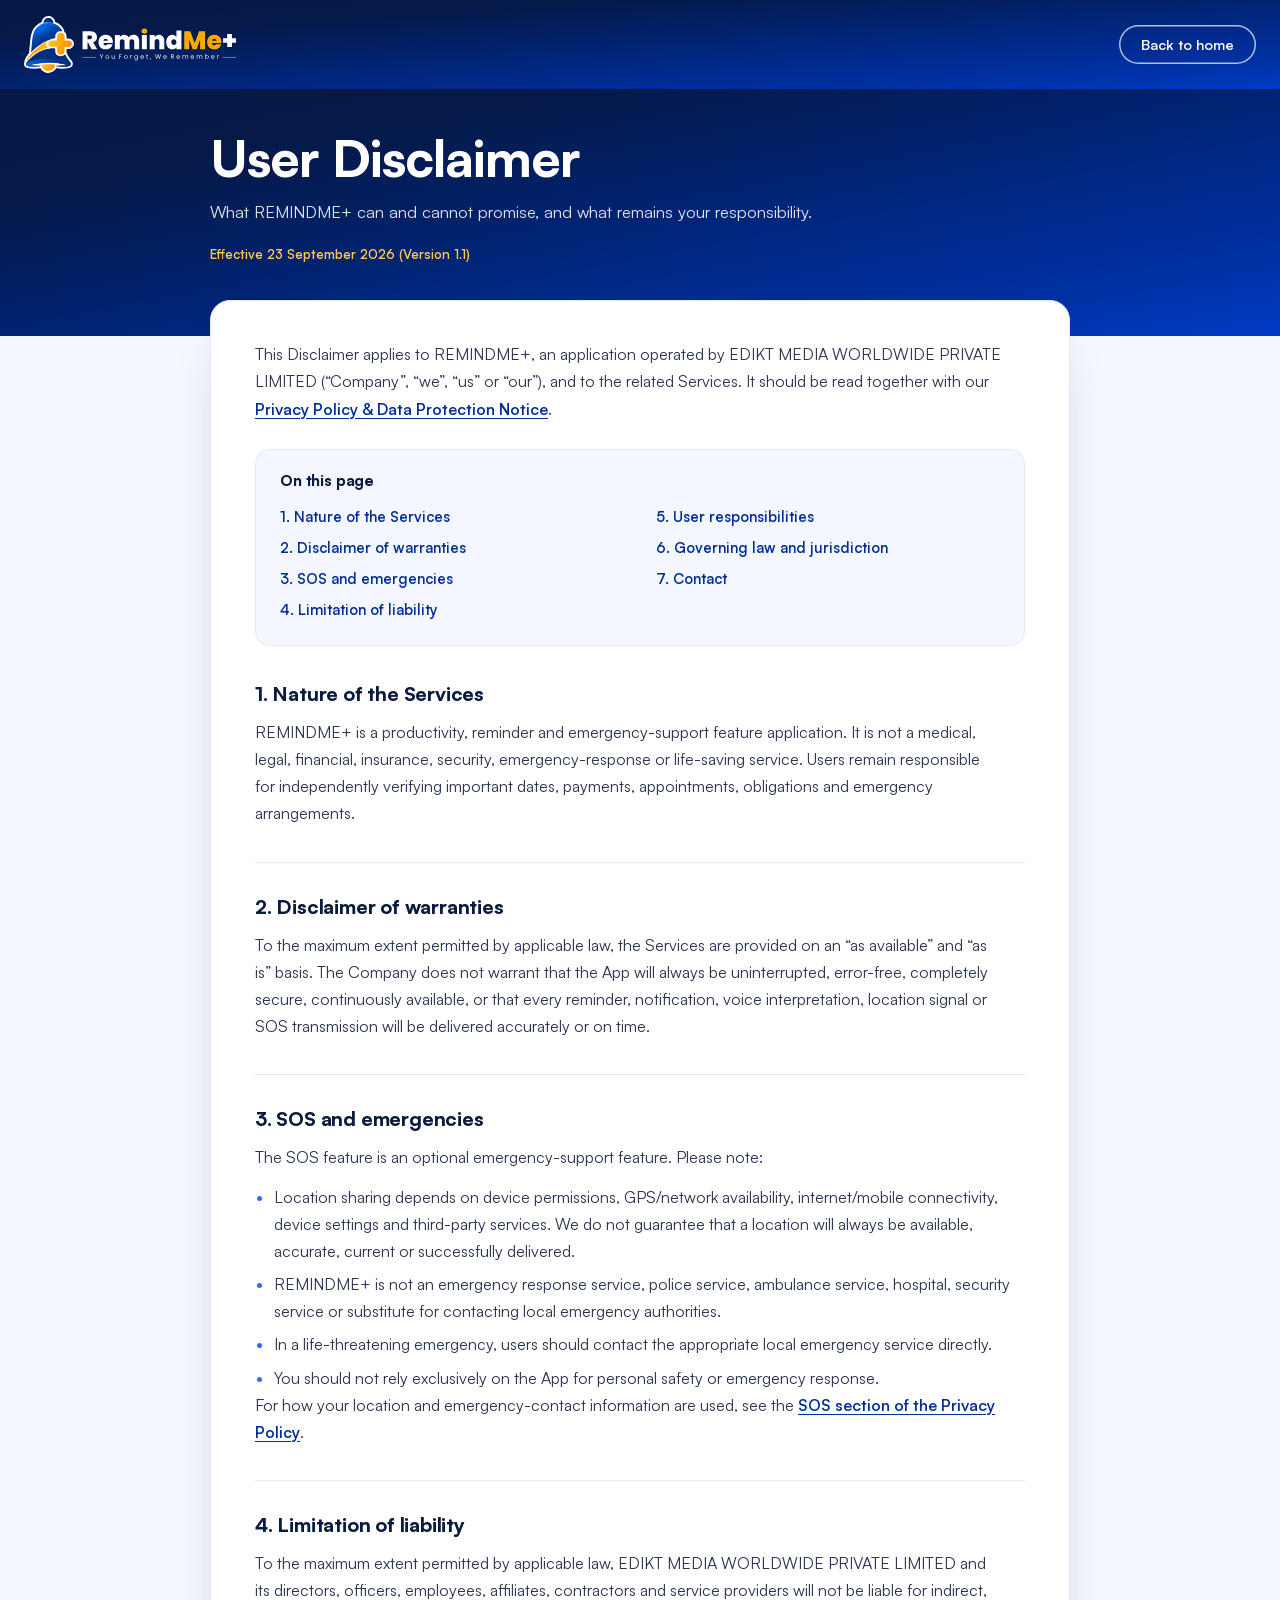
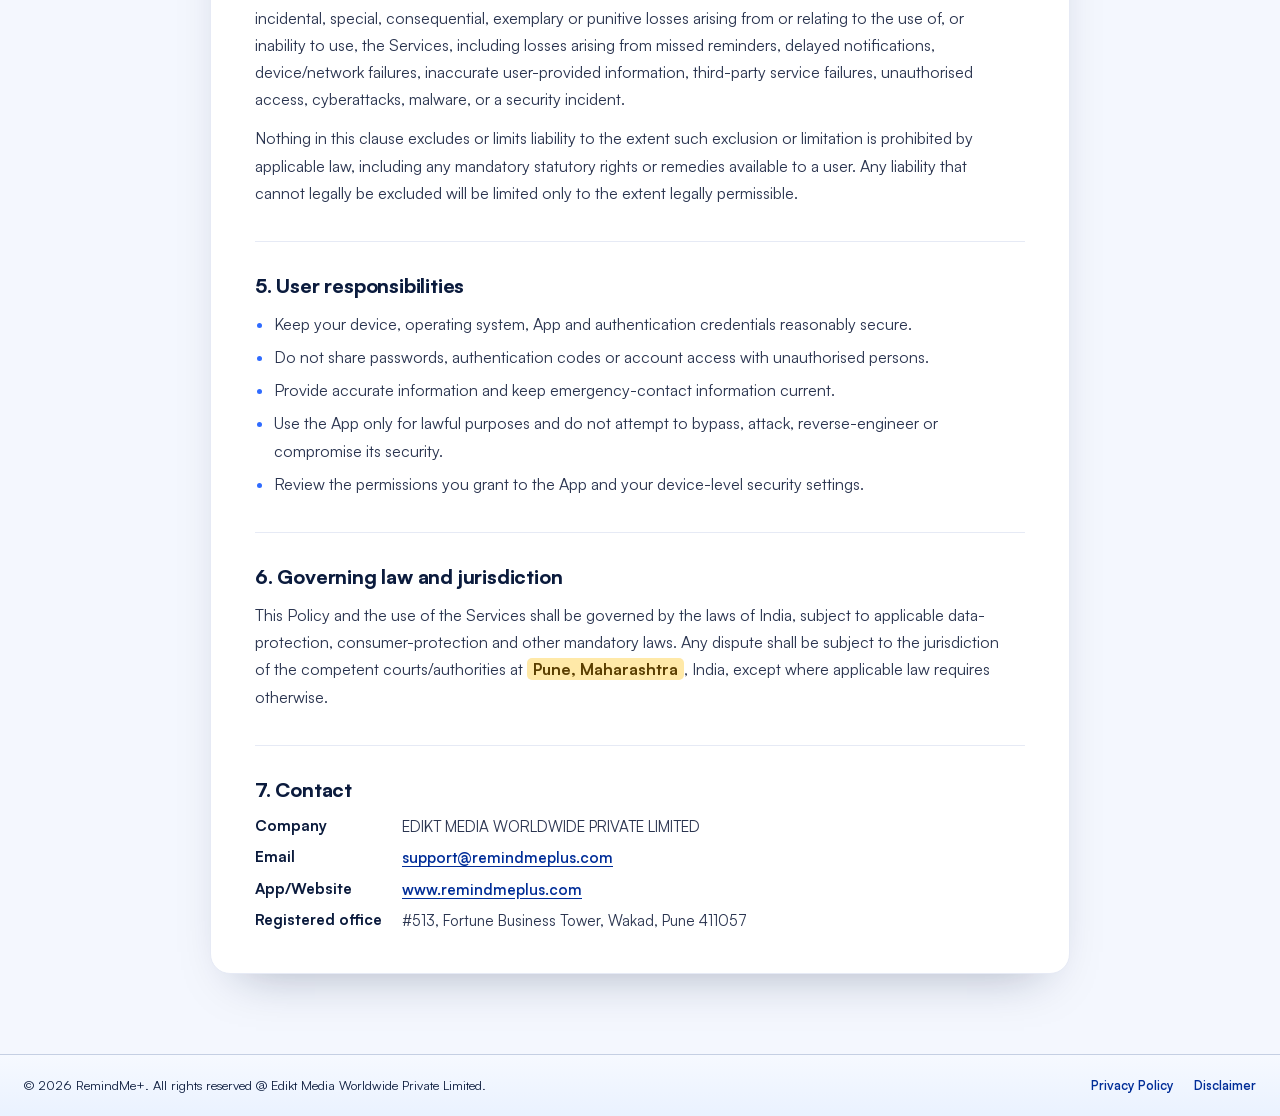
<file: disclaimer.html>
<!DOCTYPE html>
<html lang="en">
<head>
<meta charset="UTF-8">
<meta name="color-scheme" content="light only">
<meta name="viewport" content="width=device-width, initial-scale=1, viewport-fit=cover">
<title>User Disclaimer | RemindMe+</title>
<meta name="description" content="What REMINDME+ can and cannot promise, and what remains your responsibility.">
<link rel="stylesheet" href="legal.css">
</head>
<body>
<header class="lg-header">
  <nav class="lg-nav">
    <a href="index.html" aria-label="RemindMe+ home"><img src="images/Logo_White.svg" alt="RemindMe+" class="lg-logo"></a>
    <a class="lg-back" href="index.html">Back to home</a>
  </nav>
</header>

<div class="lg-hero">
  <div class="lg-hero-inner">
    <h1>User Disclaimer</h1>
    <p>What REMINDME+ can and cannot promise, and what remains your responsibility.</p>
    <span class="lg-updated">Effective 23 September 2026 (Version 1.1)</span>
  </div>
</div>

<main class="lg-main">
  <article class="lg-doc">

    <p class="lg-intro">This Disclaimer applies to REMINDME+, an application operated by EDIKT MEDIA WORLDWIDE PRIVATE LIMITED (“Company”, “we”, “us” or “our”), and to the related Services. It should be read together with our <a class="inline" href="privacy-policy.html">Privacy Policy &amp; Data Protection Notice</a>.</p>

    <nav class="lg-toc" aria-label="On this page">
      <h2>On this page</h2>
      <ol>
        <li><a href="#nature">1. Nature of the Services</a></li>
        <li><a href="#warranties">2. Disclaimer of warranties</a></li>
        <li><a href="#sos">3. SOS and emergencies</a></li>
        <li><a href="#liability">4. Limitation of liability</a></li>
        <li><a href="#responsibilities">5. User responsibilities</a></li>
        <li><a href="#law">6. Governing law and jurisdiction</a></li>
        <li><a href="#contact">7. Contact</a></li>
      </ol>
    </nav>

    <section id="nature">
      <h2>1. Nature of the Services</h2>
      <p>REMINDME+ is a productivity, reminder and emergency-support feature application. It is not a medical, legal, financial, insurance, security, emergency-response or life-saving service. Users remain responsible for independently verifying important dates, payments, appointments, obligations and emergency arrangements.</p>
    </section>

    <section id="warranties">
      <h2>2. Disclaimer of warranties</h2>
      <p>To the maximum extent permitted by applicable law, the Services are provided on an “as available” and “as is” basis. The Company does not warrant that the App will always be uninterrupted, error-free, completely secure, continuously available, or that every reminder, notification, voice interpretation, location signal or SOS transmission will be delivered accurately or on time.</p>
    </section>

    <section id="sos">
      <h2>3. SOS and emergencies</h2>
      <p>The SOS feature is an optional emergency-support feature. Please note:</p>
      <ul class="lg-list">
        <li>Location sharing depends on device permissions, GPS/network availability, internet/mobile connectivity, device settings and third-party services. We do not guarantee that a location will always be available, accurate, current or successfully delivered.</li>
        <li>REMINDME+ is not an emergency response service, police service, ambulance service, hospital, security service or substitute for contacting local emergency authorities.</li>
        <li>In a life-threatening emergency, users should contact the appropriate local emergency service directly.</li>
        <li>You should not rely exclusively on the App for personal safety or emergency response.</li>
      </ul>
      <p>For how your location and emergency-contact information are used, see the <a class="inline" href="privacy-policy.html#sos">SOS section of the Privacy Policy</a>.</p>
    </section>

    <section id="liability">
      <h2>4. Limitation of liability</h2>
      <p>To the maximum extent permitted by applicable law, EDIKT MEDIA WORLDWIDE PRIVATE LIMITED and its directors, officers, employees, affiliates, contractors and service providers will not be liable for indirect, incidental, special, consequential, exemplary or punitive losses arising from or relating to the use of, or inability to use, the Services, including losses arising from missed reminders, delayed notifications, device/network failures, inaccurate user-provided information, third-party service failures, unauthorised access, cyberattacks, malware, or a security incident.</p>
      <p>Nothing in this clause excludes or limits liability to the extent such exclusion or limitation is prohibited by applicable law, including any mandatory statutory rights or remedies available to a user. Any liability that cannot legally be excluded will be limited only to the extent legally permissible.</p>
    </section>

    <section id="responsibilities">
      <h2>5. User responsibilities</h2>
      <ul class="lg-list">
        <li>Keep your device, operating system, App and authentication credentials reasonably secure.</li>
        <li>Do not share passwords, authentication codes or account access with unauthorised persons.</li>
        <li>Provide accurate information and keep emergency-contact information current.</li>
        <li>Use the App only for lawful purposes and do not attempt to bypass, attack, reverse-engineer or compromise its security.</li>
        <li>Review the permissions you grant to the App and your device-level security settings.</li>
      </ul>
    </section>

    <section id="law">
      <h2>6. Governing law and jurisdiction</h2>
      <p>This Policy and the use of the Services shall be governed by the laws of India, subject to applicable data-protection, consumer-protection and other mandatory laws. Any dispute shall be subject to the jurisdiction of the competent courts/authorities at <mark class="lg-todo">Pune, Maharashtra</mark>, India, except where applicable law requires otherwise.</p>
    </section>

    <section id="contact" class="lg-contact">
      <h2>7. Contact</h2>
      <dl>
        <dt>Company</dt><dd>EDIKT MEDIA WORLDWIDE PRIVATE LIMITED</dd>
        <dt>Email</dt><dd><a class="inline" href="mailto:support@remindmeplus.com">support@remindmeplus.com</a></dd>
        <dt>App/Website</dt><dd><a class="inline" href="https://www.remindmeplus.com">www.remindmeplus.com</a></dd>
        <dt>Registered office</dt><dd>#513, Fortune Business Tower, Wakad, Pune 411057</dd>
      </dl>
    </section>

  </article>
</main>

<footer class="lg-footer">
  <div class="lg-footer-inner">
    <span>© 2026 RemindMe+. All rights reserved @ Edikt Media Worldwide Private Limited.</span>
    <nav aria-label="Legal"><a href="privacy-policy.html">Privacy Policy</a><a href="disclaimer.html">Disclaimer</a></nav>
  </div>
</footer>
</body>
</html>
</file>
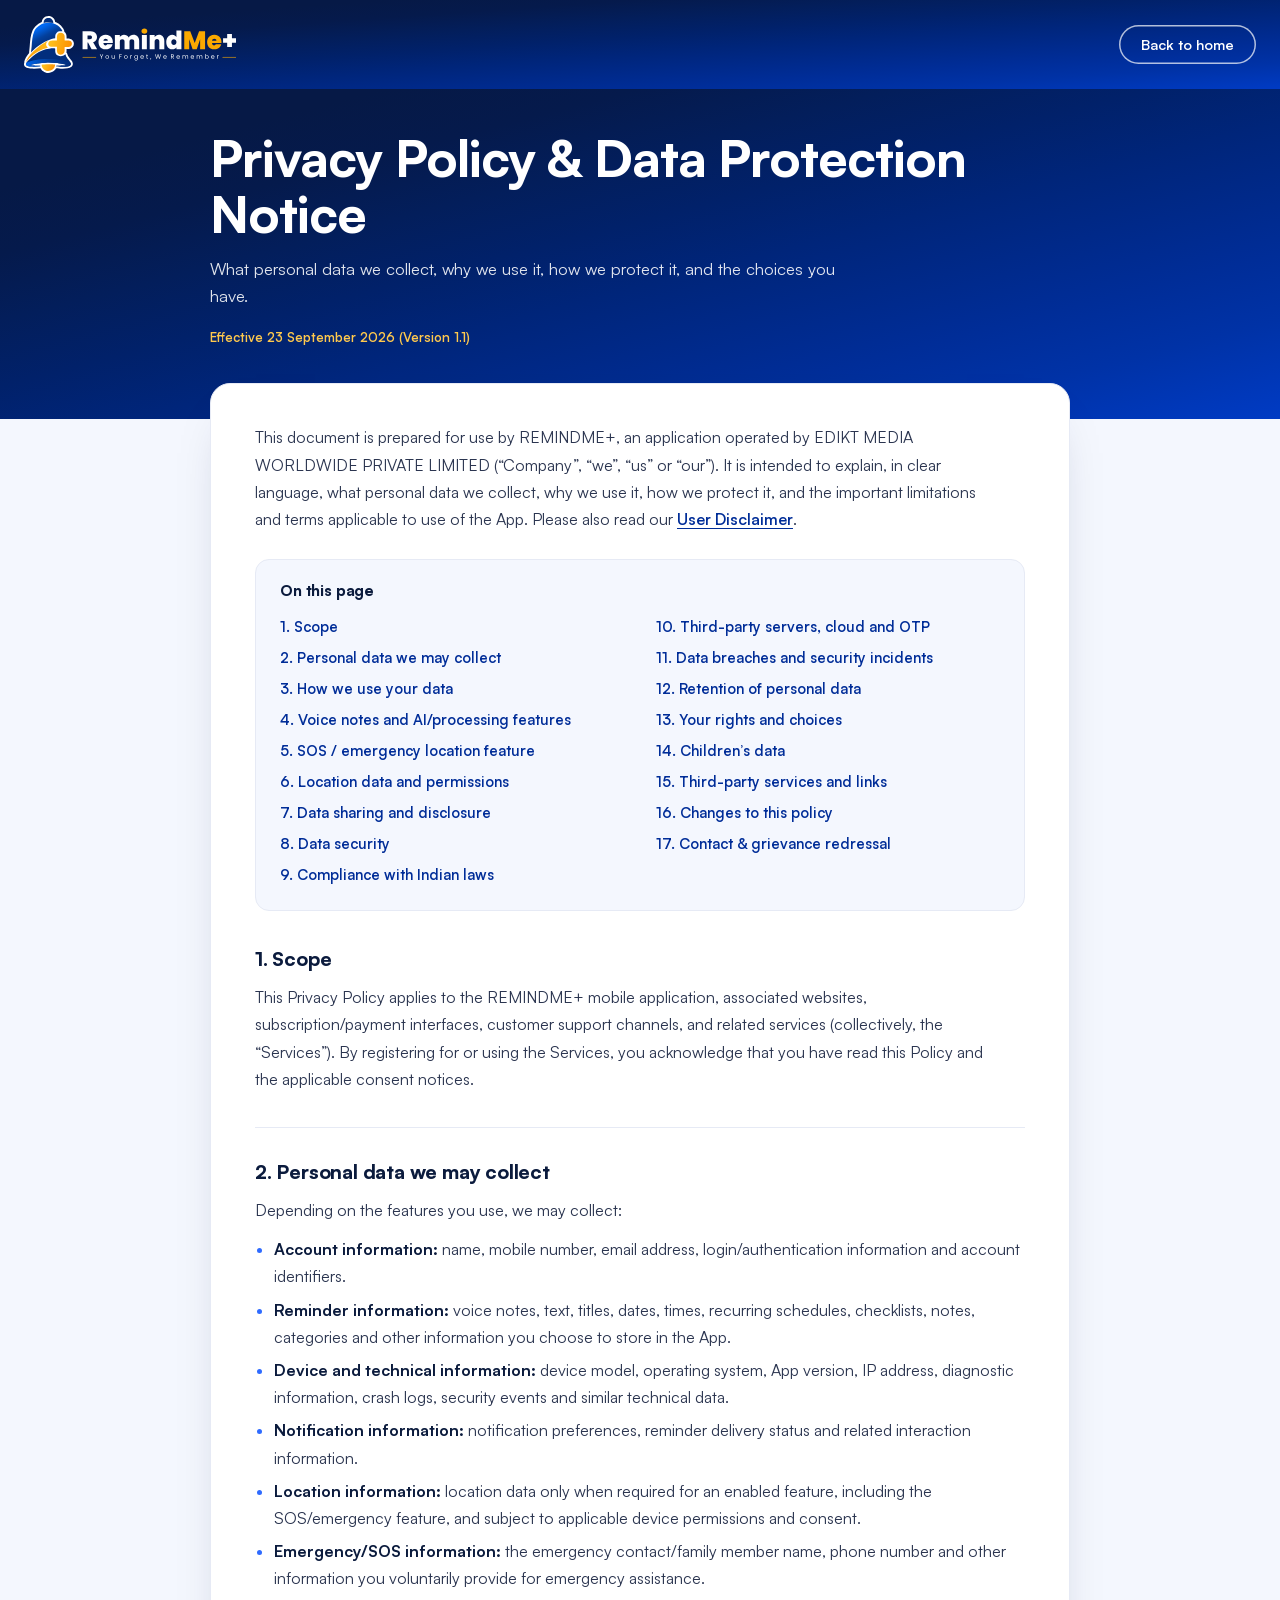
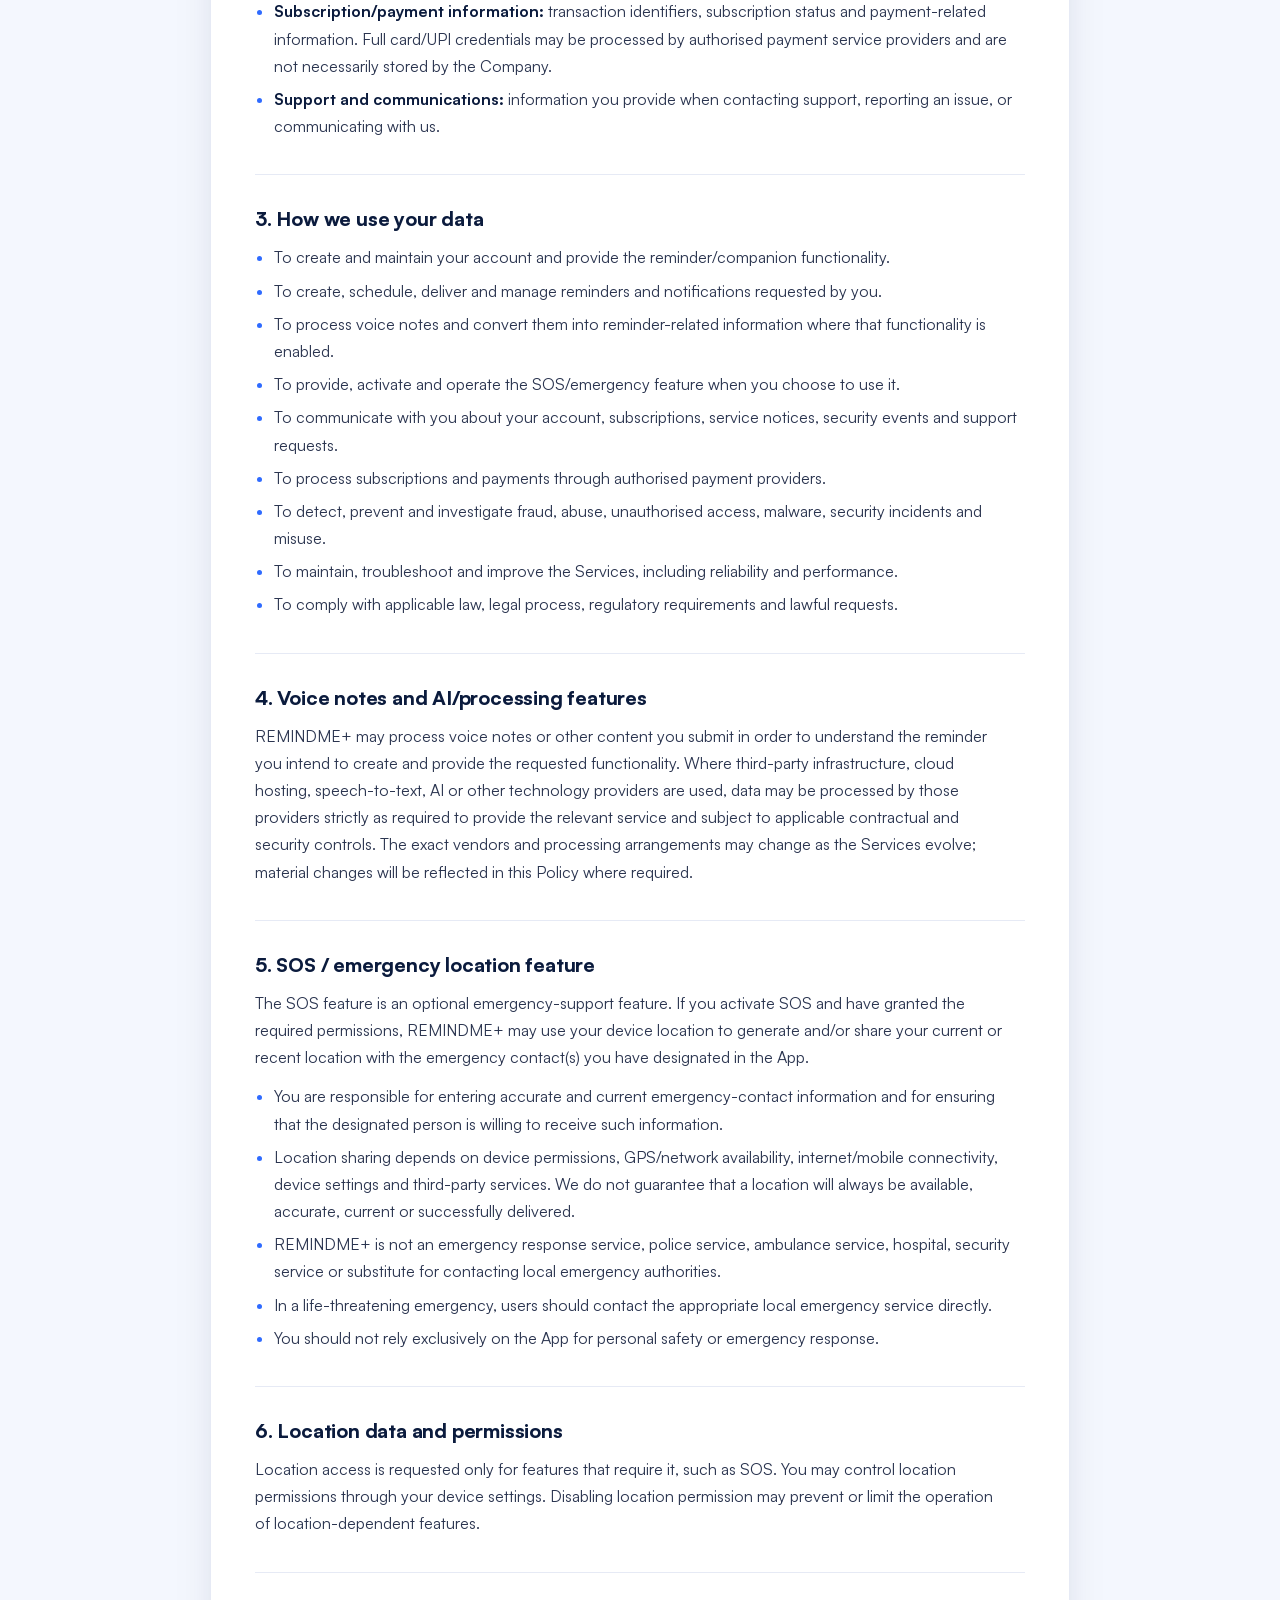
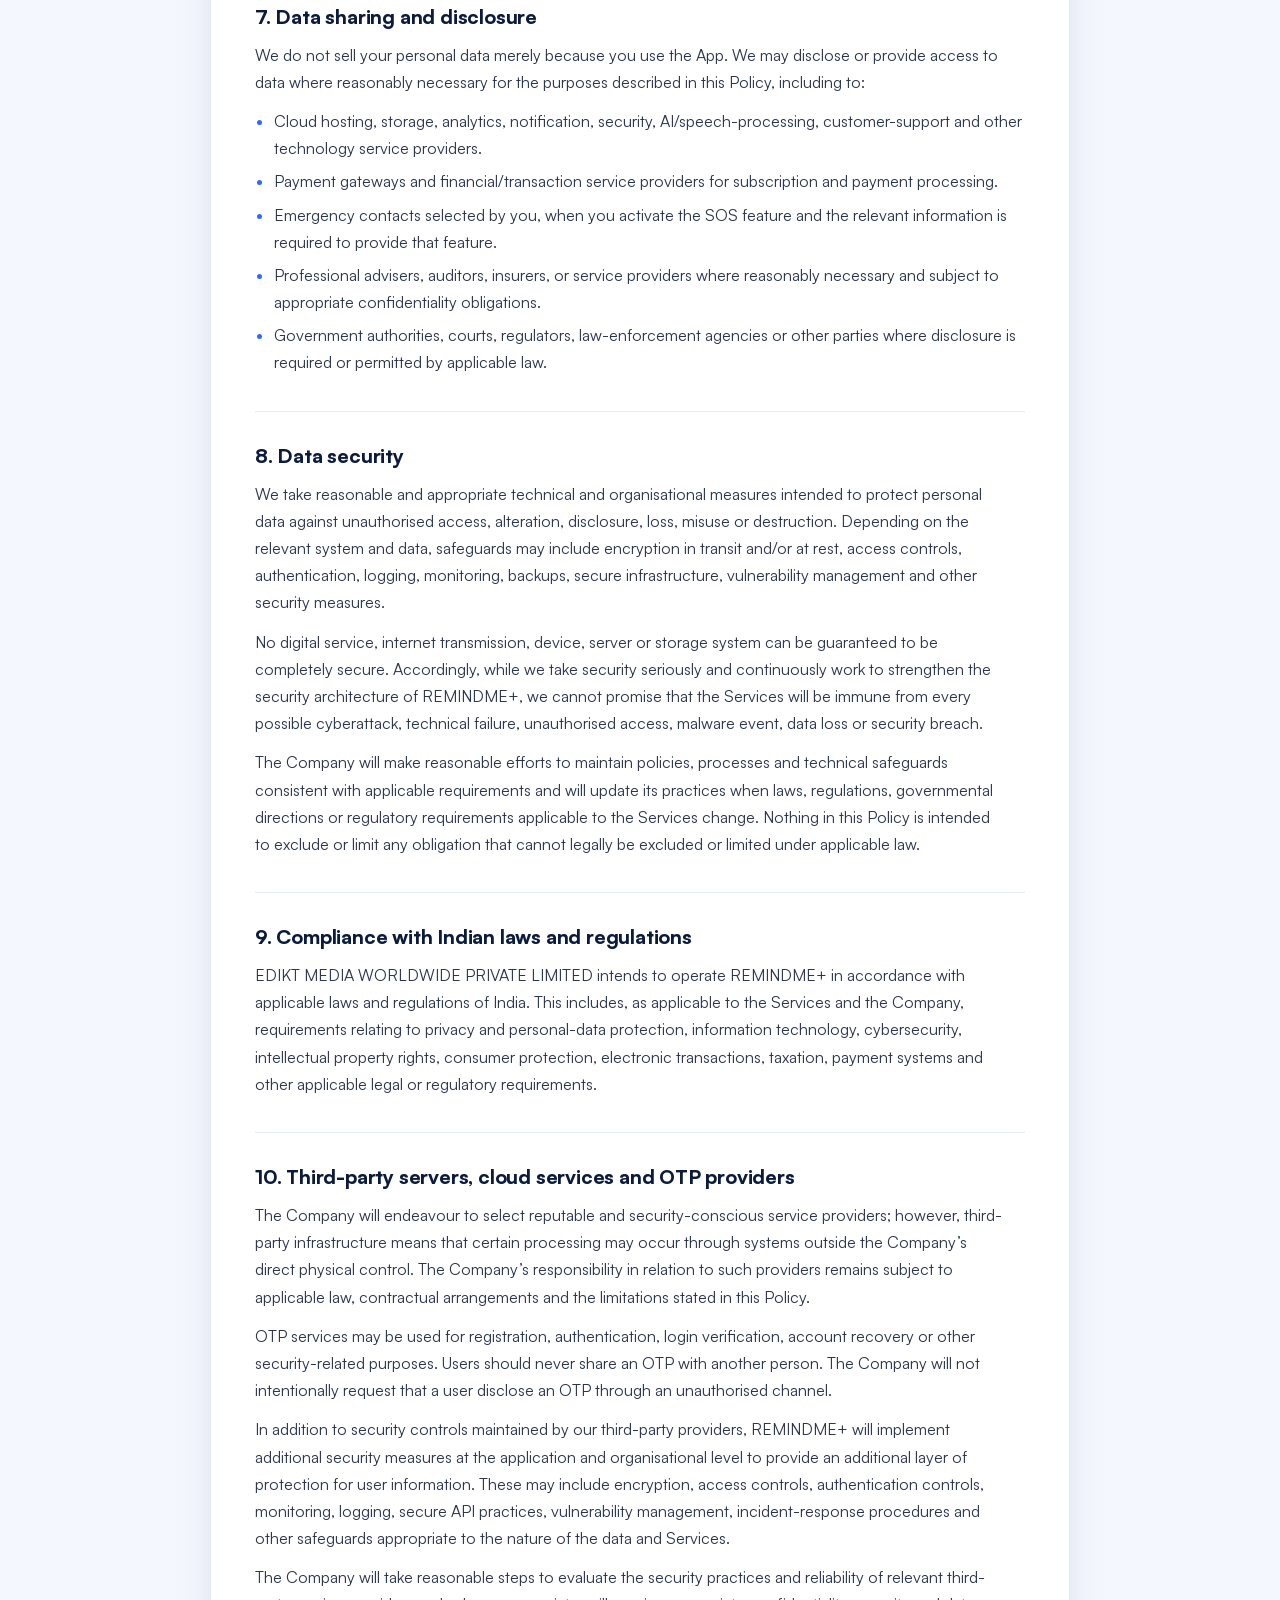
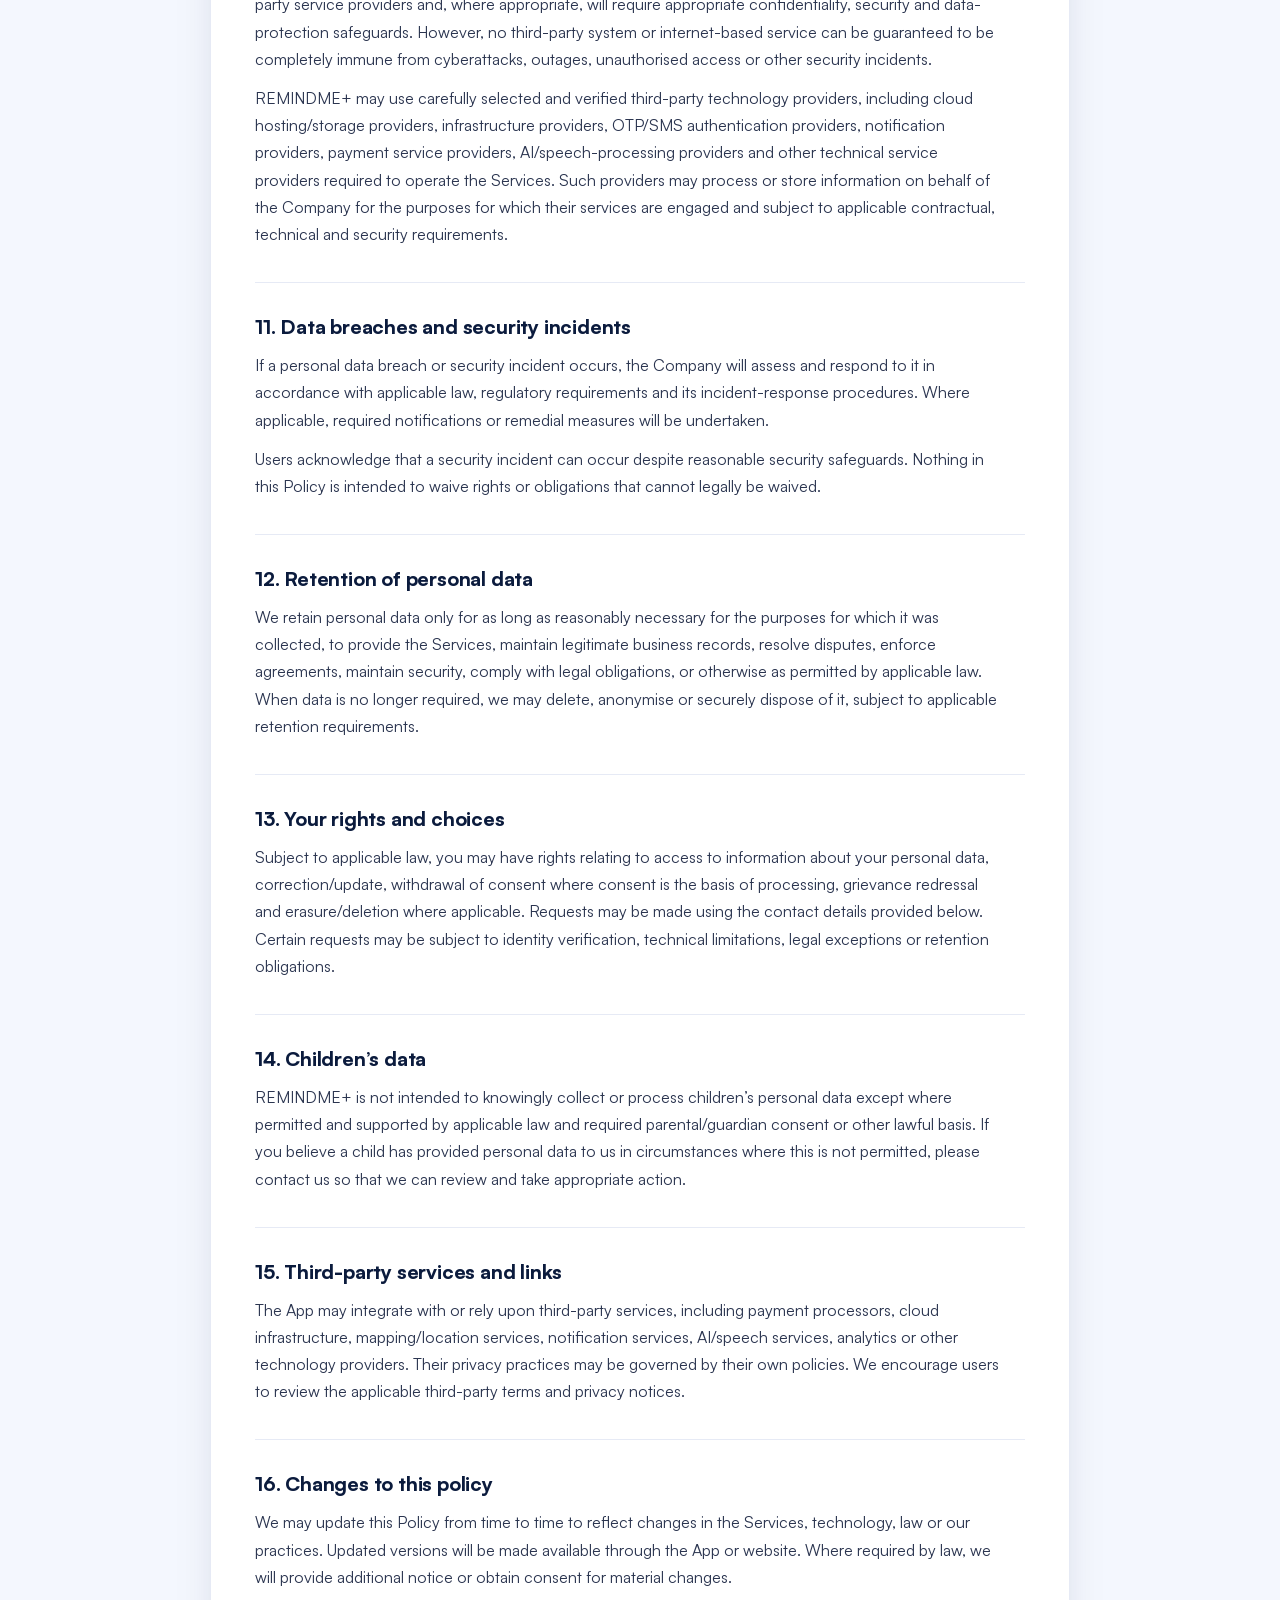
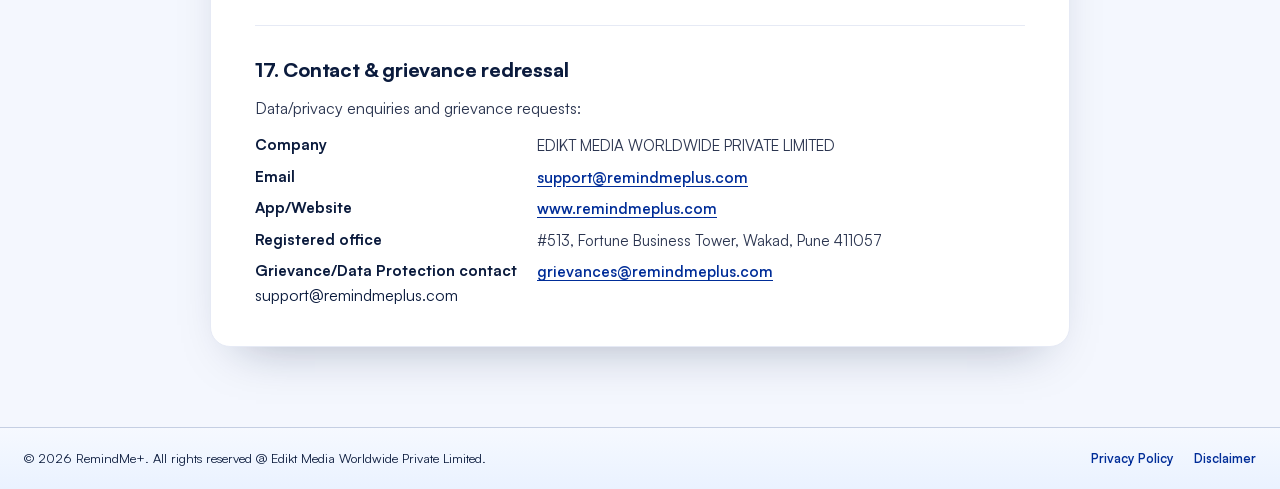
<file: privacy-policy.html>
<!DOCTYPE html>
<html lang="en">
<head>
<meta charset="UTF-8">
<meta name="color-scheme" content="light only">
<meta name="viewport" content="width=device-width, initial-scale=1, viewport-fit=cover">
<title>Privacy Policy &amp; Data Protection Notice | RemindMe+</title>
<meta name="description" content="What personal data REMINDME+ collects, why we use it, how we protect it, and your rights.">
<link rel="stylesheet" href="legal.css">
</head>
<body>
<header class="lg-header">
  <nav class="lg-nav">
    <a href="index.html" aria-label="RemindMe+ home"><img src="images/Logo_White.svg" alt="RemindMe+" class="lg-logo"></a>
    <a class="lg-back" href="index.html">Back to home</a>
  </nav>
</header>

<div class="lg-hero">
  <div class="lg-hero-inner">
    <h1>Privacy Policy &amp; Data Protection Notice</h1>
    <p>What personal data we collect, why we use it, how we protect it, and the choices you have.</p>
    <span class="lg-updated">Effective 23 September 2026 (Version 1.1)</span>
  </div>
</div>

<main class="lg-main">
  <article class="lg-doc">

    <p class="lg-intro">This document is prepared for use by REMINDME+, an application operated by EDIKT MEDIA WORLDWIDE PRIVATE LIMITED (“Company”, “we”, “us” or “our”). It is intended to explain, in clear language, what personal data we collect, why we use it, how we protect it, and the important limitations and terms applicable to use of the App. Please also read our <a class="inline" href="disclaimer.html">User Disclaimer</a>.</p>

    <nav class="lg-toc" aria-label="On this page">
      <h2>On this page</h2>
      <ol>
        <li><a href="#scope">1. Scope</a></li>
        <li><a href="#collect">2. Personal data we may collect</a></li>
        <li><a href="#use">3. How we use your data</a></li>
        <li><a href="#voice">4. Voice notes and AI/processing features</a></li>
        <li><a href="#sos">5. SOS / emergency location feature</a></li>
        <li><a href="#location">6. Location data and permissions</a></li>
        <li><a href="#sharing">7. Data sharing and disclosure</a></li>
        <li><a href="#security">8. Data security</a></li>
        <li><a href="#compliance">9. Compliance with Indian laws</a></li>
        <li><a href="#thirdparty-servers">10. Third-party servers, cloud and OTP</a></li>
        <li><a href="#breaches">11. Data breaches and security incidents</a></li>
        <li><a href="#retention">12. Retention of personal data</a></li>
        <li><a href="#rights">13. Your rights and choices</a></li>
        <li><a href="#children">14. Children’s data</a></li>
        <li><a href="#links">15. Third-party services and links</a></li>
        <li><a href="#changes">16. Changes to this policy</a></li>
        <li><a href="#contact">17. Contact &amp; grievance redressal</a></li>
      </ol>
    </nav>

    <section id="scope">
      <h2>1. Scope</h2>
      <p>This Privacy Policy applies to the REMINDME+ mobile application, associated websites, subscription/payment interfaces, customer support channels, and related services (collectively, the “Services”). By registering for or using the Services, you acknowledge that you have read this Policy and the applicable consent notices.</p>
    </section>

    <section id="collect">
      <h2>2. Personal data we may collect</h2>
      <p>Depending on the features you use, we may collect:</p>
      <ul class="lg-list">
        <li><b>Account information:</b> name, mobile number, email address, login/authentication information and account identifiers.</li>
        <li><b>Reminder information:</b> voice notes, text, titles, dates, times, recurring schedules, checklists, notes, categories and other information you choose to store in the App.</li>
        <li><b>Device and technical information:</b> device model, operating system, App version, IP address, diagnostic information, crash logs, security events and similar technical data.</li>
        <li><b>Notification information:</b> notification preferences, reminder delivery status and related interaction information.</li>
        <li><b>Location information:</b> location data only when required for an enabled feature, including the SOS/emergency feature, and subject to applicable device permissions and consent.</li>
        <li><b>Emergency/SOS information:</b> the emergency contact/family member name, phone number and other information you voluntarily provide for emergency assistance.</li>
        <li><b>Subscription/payment information:</b> transaction identifiers, subscription status and payment-related information. Full card/UPI credentials may be processed by authorised payment service providers and are not necessarily stored by the Company.</li>
        <li><b>Support and communications:</b> information you provide when contacting support, reporting an issue, or communicating with us.</li>
      </ul>
    </section>

    <section id="use">
      <h2>3. How we use your data</h2>
      <ul class="lg-list">
        <li>To create and maintain your account and provide the reminder/companion functionality.</li>
        <li>To create, schedule, deliver and manage reminders and notifications requested by you.</li>
        <li>To process voice notes and convert them into reminder-related information where that functionality is enabled.</li>
        <li>To provide, activate and operate the SOS/emergency feature when you choose to use it.</li>
        <li>To communicate with you about your account, subscriptions, service notices, security events and support requests.</li>
        <li>To process subscriptions and payments through authorised payment providers.</li>
        <li>To detect, prevent and investigate fraud, abuse, unauthorised access, malware, security incidents and misuse.</li>
        <li>To maintain, troubleshoot and improve the Services, including reliability and performance.</li>
        <li>To comply with applicable law, legal process, regulatory requirements and lawful requests.</li>
      </ul>
    </section>

    <section id="voice">
      <h2>4. Voice notes and AI/processing features</h2>
      <p>REMINDME+ may process voice notes or other content you submit in order to understand the reminder you intend to create and provide the requested functionality. Where third-party infrastructure, cloud hosting, speech-to-text, AI or other technology providers are used, data may be processed by those providers strictly as required to provide the relevant service and subject to applicable contractual and security controls. The exact vendors and processing arrangements may change as the Services evolve; material changes will be reflected in this Policy where required.</p>
    </section>

    <section id="sos">
      <h2>5. SOS / emergency location feature</h2>
      <p>The SOS feature is an optional emergency-support feature. If you activate SOS and have granted the required permissions, REMINDME+ may use your device location to generate and/or share your current or recent location with the emergency contact(s) you have designated in the App.</p>
      <ul class="lg-list">
        <li>You are responsible for entering accurate and current emergency-contact information and for ensuring that the designated person is willing to receive such information.</li>
        <li>Location sharing depends on device permissions, GPS/network availability, internet/mobile connectivity, device settings and third-party services. We do not guarantee that a location will always be available, accurate, current or successfully delivered.</li>
        <li>REMINDME+ is not an emergency response service, police service, ambulance service, hospital, security service or substitute for contacting local emergency authorities.</li>
        <li>In a life-threatening emergency, users should contact the appropriate local emergency service directly.</li>
        <li>You should not rely exclusively on the App for personal safety or emergency response.</li>
      </ul>
    </section>

    <section id="location">
      <h2>6. Location data and permissions</h2>
      <p>Location access is requested only for features that require it, such as SOS. You may control location permissions through your device settings. Disabling location permission may prevent or limit the operation of location-dependent features.</p>
    </section>

    <section id="sharing">
      <h2>7. Data sharing and disclosure</h2>
      <p>We do not sell your personal data merely because you use the App. We may disclose or provide access to data where reasonably necessary for the purposes described in this Policy, including to:</p>
      <ul class="lg-list">
        <li>Cloud hosting, storage, analytics, notification, security, AI/speech-processing, customer-support and other technology service providers.</li>
        <li>Payment gateways and financial/transaction service providers for subscription and payment processing.</li>
        <li>Emergency contacts selected by you, when you activate the SOS feature and the relevant information is required to provide that feature.</li>
        <li>Professional advisers, auditors, insurers, or service providers where reasonably necessary and subject to appropriate confidentiality obligations.</li>
        <li>Government authorities, courts, regulators, law-enforcement agencies or other parties where disclosure is required or permitted by applicable law.</li>
      </ul>
    </section>

    <section id="security">
      <h2>8. Data security</h2>
      <p>We take reasonable and appropriate technical and organisational measures intended to protect personal data against unauthorised access, alteration, disclosure, loss, misuse or destruction. Depending on the relevant system and data, safeguards may include encryption in transit and/or at rest, access controls, authentication, logging, monitoring, backups, secure infrastructure, vulnerability management and other security measures.</p>
      <p>No digital service, internet transmission, device, server or storage system can be guaranteed to be completely secure. Accordingly, while we take security seriously and continuously work to strengthen the security architecture of REMINDME+, we cannot promise that the Services will be immune from every possible cyberattack, technical failure, unauthorised access, malware event, data loss or security breach.</p>
      <p>The Company will make reasonable efforts to maintain policies, processes and technical safeguards consistent with applicable requirements and will update its practices when laws, regulations, governmental directions or regulatory requirements applicable to the Services change. Nothing in this Policy is intended to exclude or limit any obligation that cannot legally be excluded or limited under applicable law.</p>
    </section>

    <section id="compliance">
      <h2>9. Compliance with Indian laws and regulations</h2>
      <p>EDIKT MEDIA WORLDWIDE PRIVATE LIMITED intends to operate REMINDME+ in accordance with applicable laws and regulations of India. This includes, as applicable to the Services and the Company, requirements relating to privacy and personal-data protection, information technology, cybersecurity, intellectual property rights, consumer protection, electronic transactions, taxation, payment systems and other applicable legal or regulatory requirements.</p>
    </section>

    <section id="thirdparty-servers">
      <h2>10. Third-party servers, cloud services and OTP providers</h2>
      <p>The Company will endeavour to select reputable and security-conscious service providers; however, third-party infrastructure means that certain processing may occur through systems outside the Company’s direct physical control. The Company’s responsibility in relation to such providers remains subject to applicable law, contractual arrangements and the limitations stated in this Policy.</p>
      <p>OTP services may be used for registration, authentication, login verification, account recovery or other security-related purposes. Users should never share an OTP with another person. The Company will not intentionally request that a user disclose an OTP through an unauthorised channel.</p>
      <p>In addition to security controls maintained by our third-party providers, REMINDME+ will implement additional security measures at the application and organisational level to provide an additional layer of protection for user information. These may include encryption, access controls, authentication controls, monitoring, logging, secure API practices, vulnerability management, incident-response procedures and other safeguards appropriate to the nature of the data and Services.</p>
      <p>The Company will take reasonable steps to evaluate the security practices and reliability of relevant third-party service providers and, where appropriate, will require appropriate confidentiality, security and data-protection safeguards. However, no third-party system or internet-based service can be guaranteed to be completely immune from cyberattacks, outages, unauthorised access or other security incidents.</p>
      <p>REMINDME+ may use carefully selected and verified third-party technology providers, including cloud hosting/storage providers, infrastructure providers, OTP/SMS authentication providers, notification providers, payment service providers, AI/speech-processing providers and other technical service providers required to operate the Services. Such providers may process or store information on behalf of the Company for the purposes for which their services are engaged and subject to applicable contractual, technical and security requirements.</p>
    </section>

    <section id="breaches">
      <h2>11. Data breaches and security incidents</h2>
      <p>If a personal data breach or security incident occurs, the Company will assess and respond to it in accordance with applicable law, regulatory requirements and its incident-response procedures. Where applicable, required notifications or remedial measures will be undertaken.</p>
      <p>Users acknowledge that a security incident can occur despite reasonable security safeguards. Nothing in this Policy is intended to waive rights or obligations that cannot legally be waived.</p>
    </section>

    <section id="retention">
      <h2>12. Retention of personal data</h2>
      <p>We retain personal data only for as long as reasonably necessary for the purposes for which it was collected, to provide the Services, maintain legitimate business records, resolve disputes, enforce agreements, maintain security, comply with legal obligations, or otherwise as permitted by applicable law. When data is no longer required, we may delete, anonymise or securely dispose of it, subject to applicable retention requirements.</p>
    </section>

    <section id="rights">
      <h2>13. Your rights and choices</h2>
      <p>Subject to applicable law, you may have rights relating to access to information about your personal data, correction/update, withdrawal of consent where consent is the basis of processing, grievance redressal and erasure/deletion where applicable. Requests may be made using the contact details provided below. Certain requests may be subject to identity verification, technical limitations, legal exceptions or retention obligations.</p>
    </section>

    <section id="children">
      <h2>14. Children’s data</h2>
      <p>REMINDME+ is not intended to knowingly collect or process children’s personal data except where permitted and supported by applicable law and required parental/guardian consent or other lawful basis. If you believe a child has provided personal data to us in circumstances where this is not permitted, please contact us so that we can review and take appropriate action.</p>
    </section>

    <section id="links">
      <h2>15. Third-party services and links</h2>
      <p>The App may integrate with or rely upon third-party services, including payment processors, cloud infrastructure, mapping/location services, notification services, AI/speech services, analytics or other technology providers. Their privacy practices may be governed by their own policies. We encourage users to review the applicable third-party terms and privacy notices.</p>
    </section>

    <section id="changes">
      <h2>16. Changes to this policy</h2>
      <p>We may update this Policy from time to time to reflect changes in the Services, technology, law or our practices. Updated versions will be made available through the App or website. Where required by law, we will provide additional notice or obtain consent for material changes.</p>
    </section>

    <section id="contact" class="lg-contact">
      <h2>17. Contact &amp; grievance redressal</h2>
      <p>Data/privacy enquiries and grievance requests:</p>
      <dl>
        <dt>Company</dt><dd>EDIKT MEDIA WORLDWIDE PRIVATE LIMITED</dd>
        <dt>Email</dt><dd><a class="inline" href="mailto:support@remindmeplus.com">support@remindmeplus.com</a></dd>
        <dt>App/Website</dt><dd><a class="inline" href="https://www.remindmeplus.com">www.remindmeplus.com</a></dd>
        <dt>Registered office</dt><dd>#513, Fortune Business Tower, Wakad, Pune 411057</dd>
        <dt>Grievance/Data Protection contact</dt><dd><a class="inline" href="mailto:grievances@remindmeplus.com">grievances@remindmeplus.com</a></dd>
      </dl>support@remindmeplus.com
    </section>

  </article>
</main>

<footer class="lg-footer">
  <div class="lg-footer-inner">
    <span>© 2026 RemindMe+. All rights reserved @ Edikt Media Worldwide Private Limited.</span>
    <nav aria-label="Legal"><a href="privacy-policy.html">Privacy Policy</a><a href="disclaimer.html">Disclaimer</a></nav>
  </div>
</footer>
</body>
</html>
</file>
<file: legal.css>
@font-face{
  font-family:'Satoshi';
  src:url('fonts/Satoshi-Variable.woff2') format('woff2');
  font-weight:300 900; font-style:normal; font-display:swap;
}
:root{
  color-scheme:light;
  --navy:#0B1B3D; --blue:#2F6BFF; --bg:#F4F7FE; --ink:#0B1B3D;
  --muted:#5B6478; --card:#FFFFFF; --line:#E6EAF5; --amber:#FFB020;
  --brand-blue:#0032a6;
  --brand-grad:linear-gradient(to bottom right,#061946 0%,#061946 15%,#051a4c 25%,#031e5b 35%,#01216a 45%,#00257a 55%,#002989 65%,#002d98 75%,#0032a6 85%,#003bc4 100%);
}
*{box-sizing:border-box; margin:0; padding:0;}
html{scroll-behavior:smooth;}
@media (prefers-reduced-motion:reduce){html{scroll-behavior:auto;}}
body{
  font-family:'Satoshi',system-ui,-apple-system,'Segoe UI',sans-serif;
  background:var(--bg); color:var(--ink); -webkit-font-smoothing:antialiased;
  min-height:100vh; min-height:100svh; display:flex; flex-direction:column;
}
a{color:inherit; text-decoration:none;}
a:focus-visible{outline:2px solid var(--blue); outline-offset:3px; border-radius:4px;}

/* header */
.lg-header{background:var(--brand-blue) var(--brand-grad); padding-top:env(safe-area-inset-top,0px);}
.lg-nav{max-width:1280px; margin:0 auto; padding:16px 24px; display:flex; align-items:center; justify-content:space-between; gap:16px;}
.lg-logo{height:57px; width:auto; display:block;}
.lg-back{
  color:#fff; font-weight:600; font-size:.9rem; padding:0 22px; height:39px;
  display:inline-flex; align-items:center; border-radius:999px;
  box-shadow:inset 0 0 0 1.5px rgba(255,255,255,.7); transition:background .2s ease;
}
.lg-back:hover{background:rgba(255,255,255,.14);}

/* page hero */
.lg-hero{background:var(--brand-blue) var(--brand-grad); color:#fff; padding:40px 24px 72px;}
.lg-hero-inner{max-width:860px; margin:0 auto;}
.lg-hero h1{font-size:clamp(2rem,4.5vw,3.2rem); font-weight:800; letter-spacing:-.02em; line-height:1.1;}
.lg-hero p{margin-top:14px; color:rgba(255,255,255,.88); font-size:1.05rem; line-height:1.6; max-width:60ch;}
.lg-updated{display:inline-block; margin-top:20px; font-size:.82rem; font-weight:600; color:#FFC94D;}

/* content */
.lg-main{flex:1; padding:0 24px 80px;}
.lg-doc{
  max-width:860px; margin:-36px auto 0; background:var(--card);
  border:1px solid var(--line); border-radius:20px; padding:40px 44px;
  box-shadow:0 24px 50px -28px rgba(11,27,61,.35);
}
.lg-doc section + section{margin-top:34px; padding-top:30px; border-top:1px solid var(--line);}
.lg-doc h2{font-size:1.25rem; font-weight:800; margin-bottom:12px; letter-spacing:-.01em;}
.lg-doc p,.lg-doc li{font-size:1rem; line-height:1.7; color:#2B3550; max-width:68ch;}
.lg-doc p + p{margin-top:12px;}
.lg-doc ul{margin:12px 0 0 1.2em;}
.lg-doc li{margin-top:6px;}
.lg-doc li::marker{color:var(--blue);}
.lg-doc a.inline{color:#002d98; font-weight:600; text-decoration:underline; text-underline-offset:3px;}
.lg-note{
  margin-top:14px; padding:14px 16px; border-radius:12px; font-size:.95rem; line-height:1.6;
  background:#FFF6E0; border:1px solid #FFE2A3; color:#5A3E00; max-width:68ch;
}
.lg-contact dl{display:grid; grid-template-columns:max-content 1fr; gap:8px 20px; margin-top:12px;}
.lg-contact dt{font-weight:700; font-size:.95rem;}
.lg-contact dd{font-size:.95rem; color:#2B3550; line-height:1.55;}

/* footer */
.lg-footer{background:linear-gradient(180deg,#F6F9FF 0%,#EAF2FF 100%); border-top:1px solid #C5CFE3; padding:22px 24px;}
.lg-footer-inner{max-width:1280px; margin:0 auto; display:flex; flex-wrap:wrap; justify-content:space-between; align-items:center; gap:10px 24px; font-size:.8rem; color:var(--navy);}
.lg-footer nav{display:flex; gap:20px;}
.lg-footer nav a{font-weight:600; color:#002d98;}
.lg-footer nav a:hover{text-decoration:underline; text-underline-offset:3px;}

@media (max-width:640px){
  .lg-logo{height:44px;}
  .lg-hero{padding:28px 20px 64px;}
  .lg-main{padding:0 16px 56px;}
  .lg-doc{padding:28px 22px; border-radius:16px;}
  .lg-contact dl{grid-template-columns:1fr; gap:2px;}
  .lg-contact dd{margin-bottom:10px;}
  .lg-footer-inner{justify-content:center; text-align:center;}
}

/* ===== long-form legal text additions ===== */
.lg-intro{max-width:68ch;}
.lg-toc{margin:26px 0 34px; padding:20px 24px; background:var(--bg); border:1px solid var(--line); border-radius:14px;}
.lg-toc h2{font-size:.95rem; margin-bottom:10px;}
.lg-toc ol{list-style:none; columns:2; column-gap:32px; margin:0; padding:0;}
.lg-toc li{margin:0; padding:3px 0; break-inside:avoid; font-size:.92rem;}
.lg-toc a{color:#002d98; font-weight:600;}
.lg-toc a:hover{text-decoration:underline; text-underline-offset:3px;}
.lg-doc section{scroll-margin-top:16px;}
.lg-doc ul.lg-list li b{color:var(--ink);}
.lg-todo{background:#FFE9A8; color:#5A3E00; padding:1px 6px; border-radius:5px; font-weight:700;}
@media (max-width:640px){ .lg-toc ol{columns:1;} }
</file>
